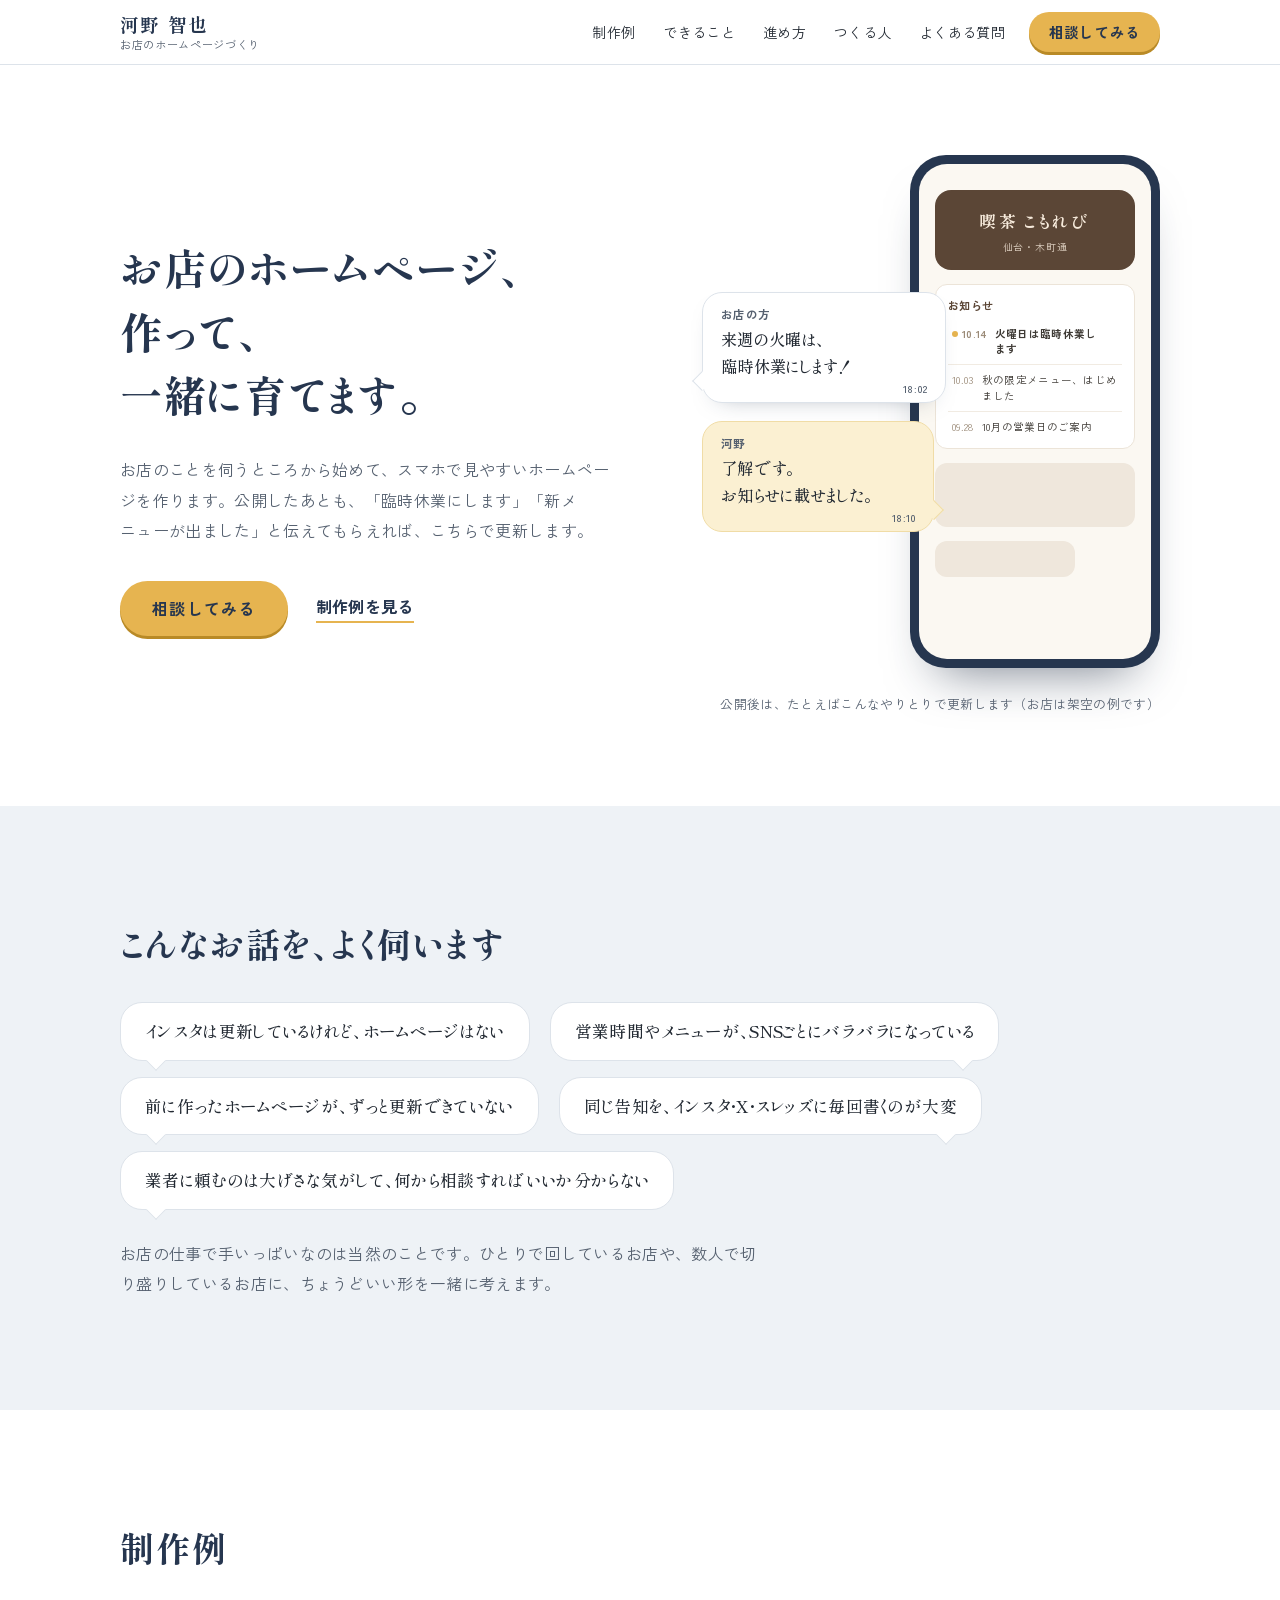
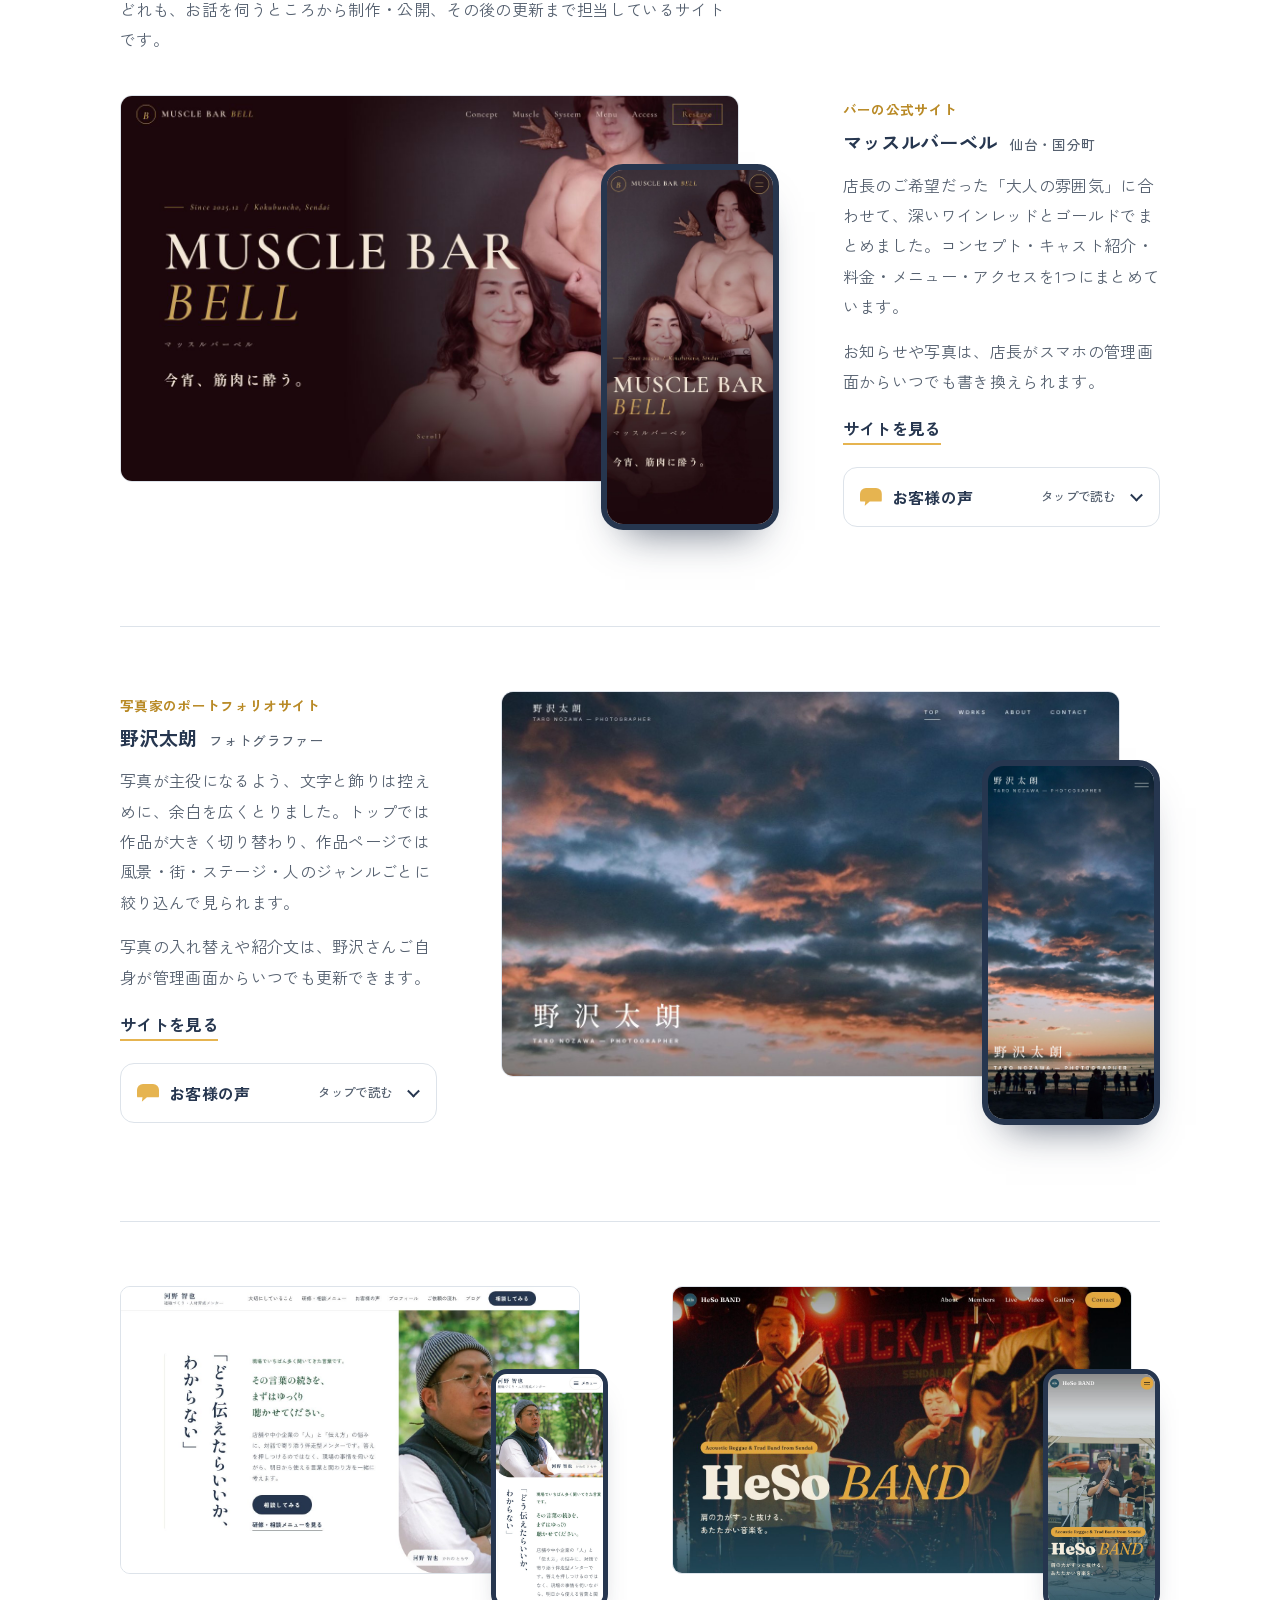
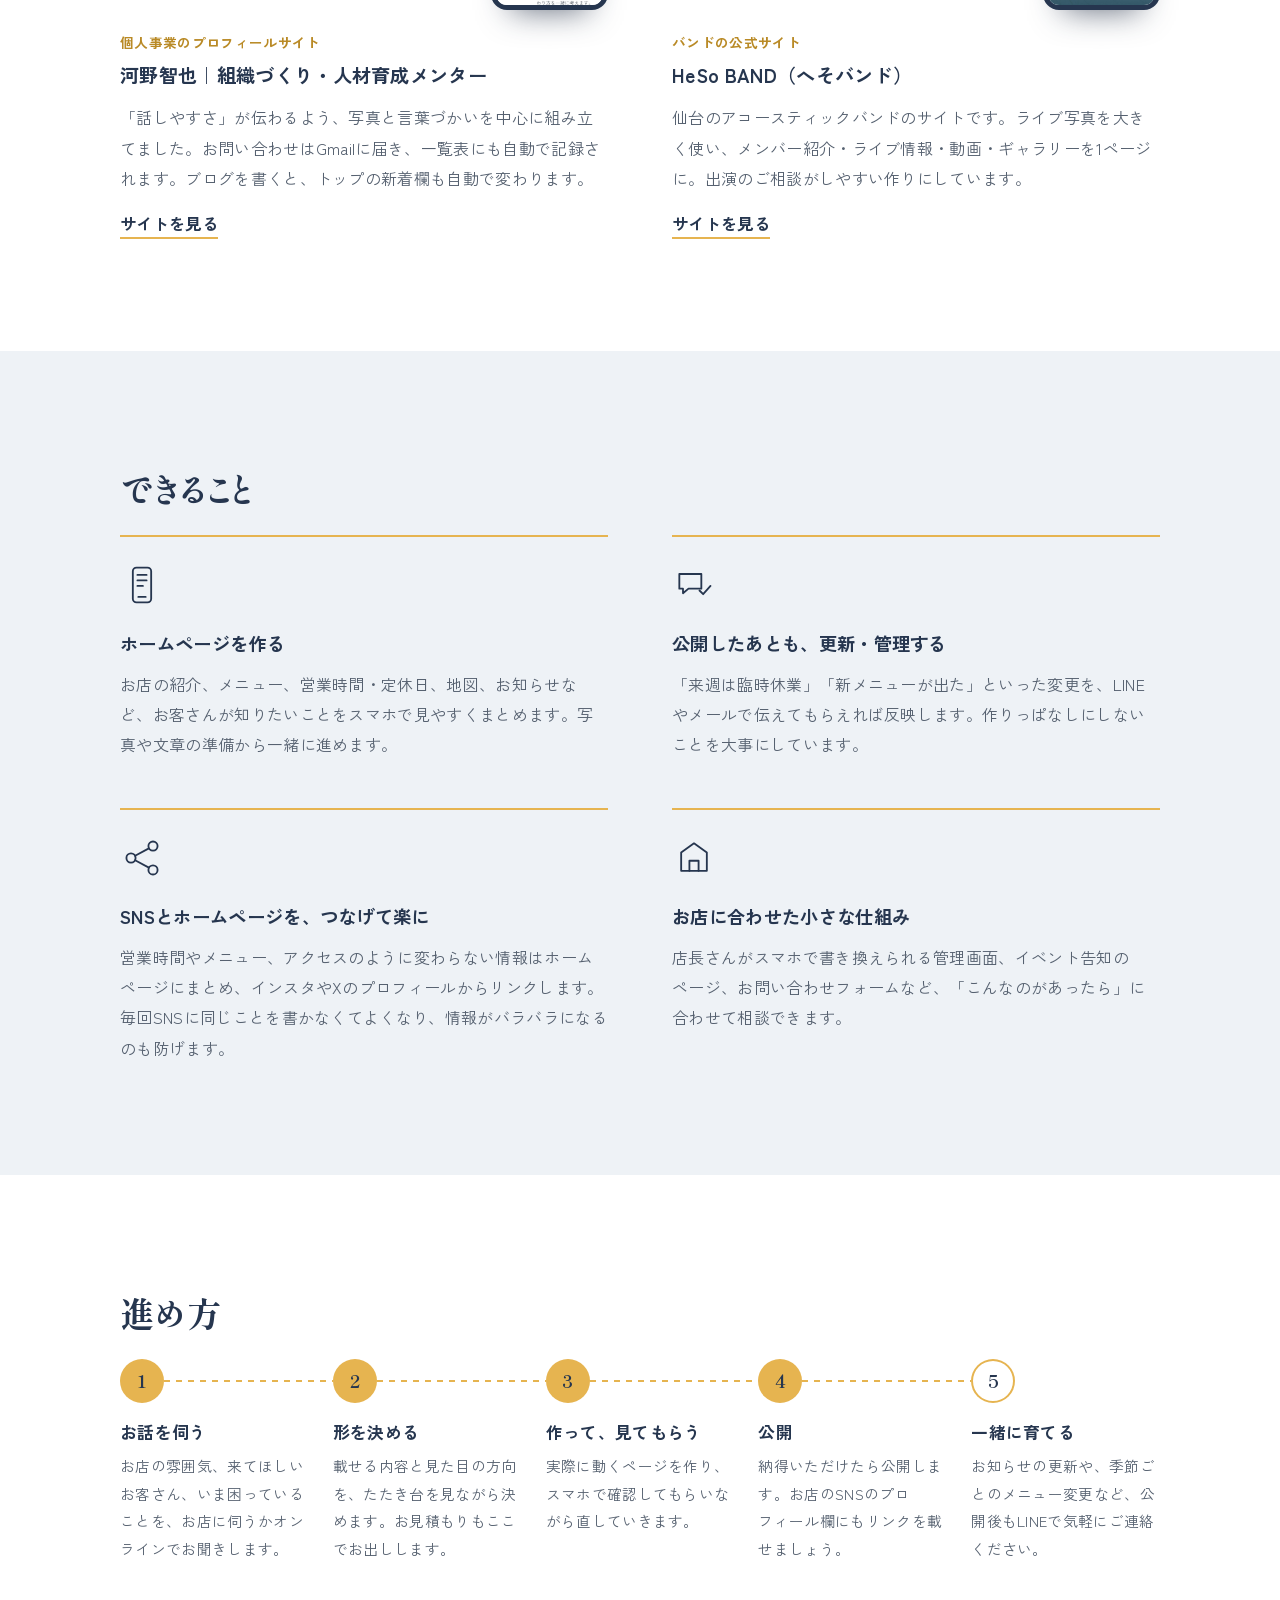
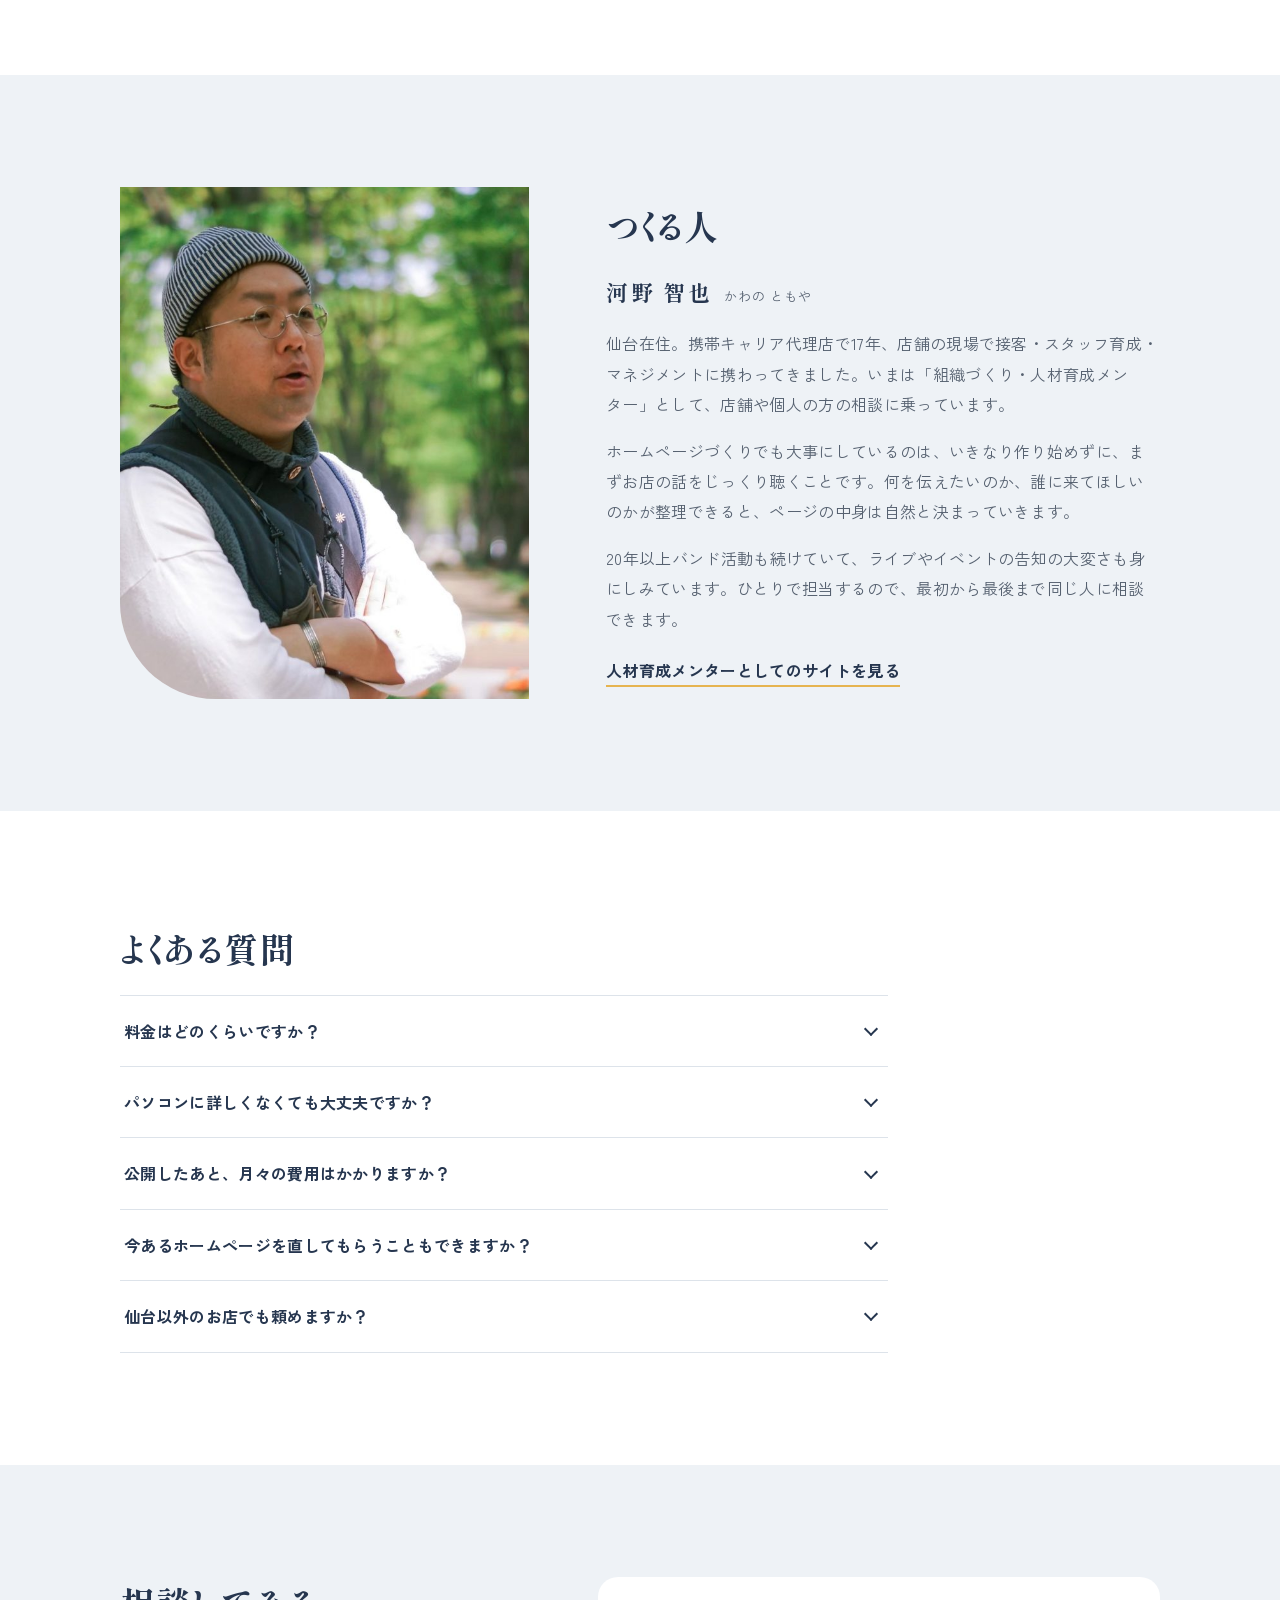
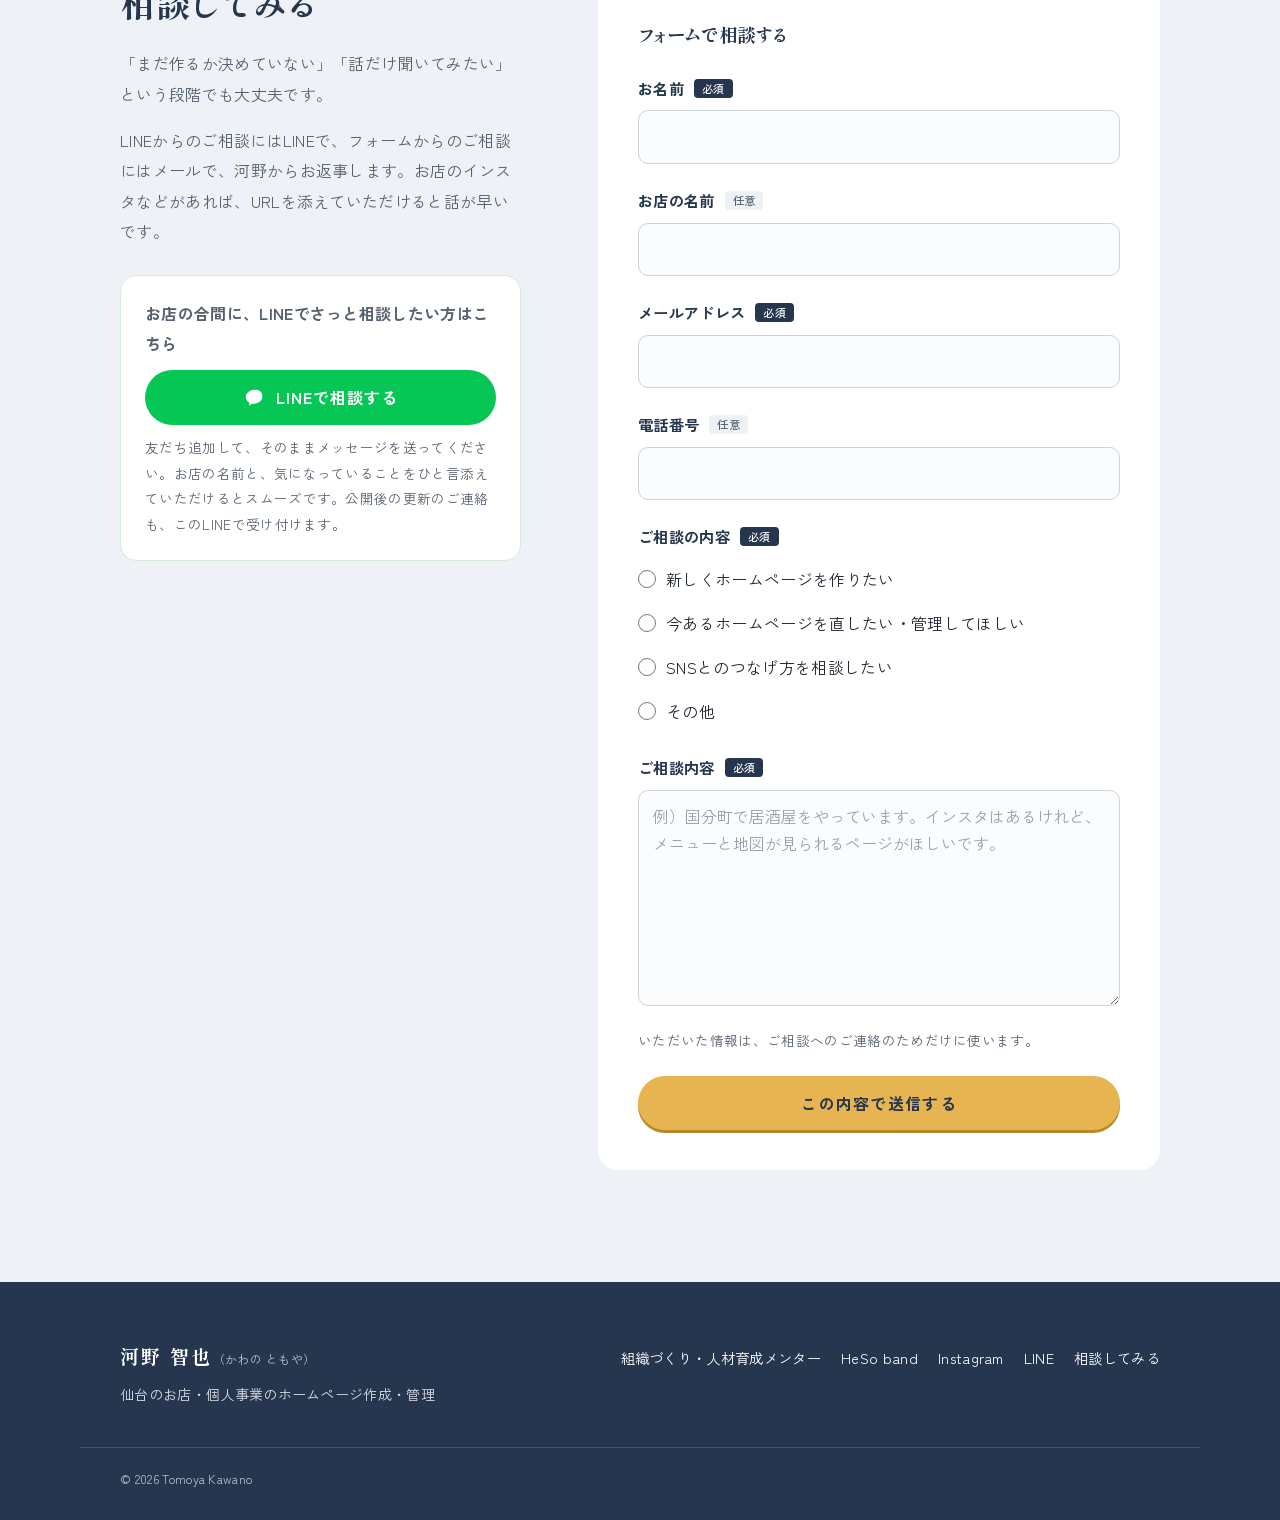
<file: index.html>
<!DOCTYPE html>
<html lang="ja">
<head>
  <meta charset="UTF-8">
  <meta name="viewport" content="width=device-width, initial-scale=1.0">
  <meta name="theme-color" content="#26364f">
  <title>河野智也｜仙台のお店・個人事業のホームページ作成・管理</title>
  <meta name="description" content="仙台のお店や個人事業のホームページを、お話を伺うところから作り、公開後の更新・管理まで一緒に続けます。変更はLINEで伝えるだけ。ホームページとSNSの情報もそろえます。組織づくり・人材育成メンターの河野智也が、ひとりで担当します。">

  <meta property="og:title" content="河野智也｜お店のホームページ、作って、一緒に育てます。">
  <meta property="og:description" content="仙台のお店・個人事業のホームページ作成と、公開後の更新・管理。変更はLINEで伝えるだけです。">
  <meta property="og:type" content="website">
  <meta property="og:url" content="https://heso710soul-ctrl.github.io/kawano-web/">
  <meta property="og:image" content="https://heso710soul-ctrl.github.io/kawano-web/image/works-training-pc.jpg">
  <meta name="twitter:card" content="summary_large_image">

  <link rel="preconnect" href="https://fonts.googleapis.com">
  <link rel="preconnect" href="https://fonts.gstatic.com" crossorigin>
  <link href="https://fonts.googleapis.com/css2?family=Shippori+Mincho+B1:wght@500;700&family=Zen+Kaku+Gothic+New:wght@400;500;700&display=swap" rel="stylesheet">
  <link rel="stylesheet" href="style.css">
  <link rel="stylesheet" href="line.css">
  <link rel="stylesheet" href="voice-card.css">
  <link rel="stylesheet" href="works-layout.css">
  <link rel="stylesheet" href="fold.css">
</head>
<body>

<a class="skip-link" href="#main">本文へ移動</a>

<header class="site-header">
  <div class="site-header__inner">
    <a class="site-name" href="./">
      <span class="site-name__main">河野 智也</span>
      <span class="site-name__sub">お店のホームページづくり</span>
    </a>
    <button class="menu-toggle" type="button" aria-expanded="false" aria-controls="site-nav">
      <span class="menu-toggle__bar" aria-hidden="true"></span>
      <span>メニュー</span>
    </button>
    <nav class="site-nav" id="site-nav" aria-label="サイト内">
      <ul>
        <li><a href="#works">制作例</a></li>
        <li><a href="#services">できること</a></li>
        <li><a href="#flow">進め方</a></li>
        <li><a href="#about">つくる人</a></li>
        <li><a href="#faq">よくある質問</a></li>
        <li class="site-nav__cta"><a class="button button--small" href="#contact">相談してみる</a></li>
      </ul>
    </nav>
  </div>
</header>

<main id="main">

  <!-- ========================================
       ファーストビュー
       左：見出し／右：「LINEで伝える → 更新される」やりとりの例
  ======================================== -->
  <section class="hero">
    <div class="hero__inner">
      <div class="hero__text">
        <h1 class="hero__title">
          <span class="hero__line">お店のホームページ、</span><span class="hero__line">作って、</span><span class="hero__line">一緒に育てます。</span>
        </h1>
        <p class="hero__lead">お店のことを伺うところから始めて、スマホで見やすいホームページを作ります。公開したあとも、「臨時休業にします」「新メニューが出ました」と伝えてもらえれば、こちらで更新します。</p>
        <div class="hero__actions">
          <a class="button" href="#contact">相談してみる</a>
          <a class="text-link" href="#works">制作例を見る</a>
        </div>
      </div>

      <figure class="exchange" aria-labelledby="exchange-caption">
        <div class="exchange__chat">
          <p class="bubble bubble--shop">
            <span class="bubble__who">お店の方</span>
            <span class="nb">来週の火曜は、</span><span class="nb">臨時休業にします！</span>
            <span class="bubble__time">18:02</span>
          </p>
          <p class="bubble bubble--me">
            <span class="bubble__who">河野</span>
            <span class="nb">了解です。</span><span class="nb">お知らせに載せました。</span>
            <span class="bubble__time">18:10</span>
          </p>
        </div>

        <div class="phone" aria-hidden="true">
          <div class="phone__screen">
            <div class="mock-shop">
              <p class="mock-shop__name">喫茶 こもれび</p>
              <p class="mock-shop__sub">仙台・木町通</p>
            </div>
            <div class="mock-news">
              <p class="mock-news__title">お知らせ</p>
              <ul>
                <li class="mock-news__new"><time>10.14</time>火曜日は臨時休業します</li>
                <li><time>10.03</time>秋の限定メニュー、はじめました</li>
                <li><time>09.28</time>10月の営業日のご案内</li>
              </ul>
            </div>
            <div class="mock-block"></div>
            <div class="mock-block mock-block--short"></div>
          </div>
        </div>

        <figcaption id="exchange-caption" class="exchange__caption">公開後は、たとえばこんなやりとりで更新します（お店は架空の例です）</figcaption>
      </figure>
    </div>
  </section>

  <!-- ========================================
       よく伺うお悩み（人材育成サイトと同じ「吹き出し」の形）
  ======================================== -->
  <section class="section section--tint" aria-labelledby="worries-title">
    <div class="section__inner">
      <h2 class="section__title" id="worries-title">こんなお話を、よく伺います</h2>
      <ul class="worries">
        <li>インスタは更新しているけれど、ホームページはない</li>
        <li>営業時間やメニューが、SNSごとにバラバラになっている</li>
        <li>前に作ったホームページが、ずっと更新できていない</li>
        <li>同じ告知を、インスタ・X・スレッズに毎回書くのが大変</li>
        <li>業者に頼むのは大げさな気がして、何から相談すればいいか分からない</li>
      </ul>
      <p class="worries__note">お店の仕事で手いっぱいなのは当然のことです。ひとりで回しているお店や、数人で切り盛りしているお店に、ちょうどいい形を一緒に考えます。</p>
    </div>
  </section>

  <!-- ========================================
       制作例（お客様のサイトを大きく左右交互に、自分のサイトを並べて）
  ======================================== -->
  <section class="section" id="works" aria-labelledby="works-title">
    <div class="section__inner">
      <h2 class="section__title" id="works-title">制作例</h2>
      <p class="section__lead">どれも、お話を伺うところから制作・公開、その後の更新まで担当しているサイトです。</p>

      <article class="feature-work">
        <a class="feature-work__shots" href="https://musclebar-bell.pages.dev/" target="_blank" rel="noopener" aria-label="マッスルバーベルのサイトを開く">
          <img class="feature-work__pc" src="image/works-musclebar-pc.jpg" alt="マッスルバーベル 公式サイトのトップページ（パソコン表示）" width="1280" height="800" loading="lazy">
          <img class="feature-work__sp" src="image/works-musclebar-sp.jpg" alt="" width="780" height="1600" loading="lazy">
        </a>
        <div class="feature-work__body">
          <p class="work-kind">バーの公式サイト</p>
          <h3 class="work-name">マッスルバーベル<span>仙台・国分町</span></h3>
          <p>店長のご希望だった「大人の雰囲気」に合わせて、深いワインレッドとゴールドでまとめました。コンセプト・キャスト紹介・料金・メニュー・アクセスを1つにまとめています。</p>
          <p>お知らせや写真は、店長がスマホの管理画面からいつでも書き換えられます。</p>
          <a class="text-link" href="https://musclebar-bell.pages.dev/" target="_blank" rel="noopener">サイトを見る</a>

          <!-- お客様の声（2026年10月 フォームでいただいた回答。掲載の同意あり） -->
          <details class="work-voice">
            <summary>お客様の声<span class="work-voice__hint">タップで読む</span></summary>
            <div class="work-voice__body">
              <dl>
                <div>
                  <dt>河野に頼もうと思った理由</dt>
                  <dd>ヘソバンドのホームページの雰囲気と、以前、河野さんの自伝を見た時に言葉の言い回しが個人的に好きで、自分のイメージに近く、作ってもらいました。</dd>
                </div>
                <div>
                  <dt>作ってみて変わったこと</dt>
                  <dd>お客様が僕らのことを見つけやすくなり、よりお店を知ってもらえるきっかけになりました。</dd>
                </div>
              </dl>
              <p class="work-voice__thanks"><span class="nb">河野さん</span><span class="nb">ありがとうございまっする</span></p>
              <p class="work-voice__who">マッスルバーベル　大友 徹也 様</p>
            </div>
          </details>
        </div>
      </article>

      <article class="feature-work feature-work--reverse">
        <a class="feature-work__shots" href="https://taro-nozawa.pages.dev/" target="_blank" rel="noopener" aria-label="フォトグラファー野沢太朗さんのサイトを開く">
          <img class="feature-work__pc" src="image/works-nozawa-pc.jpg" alt="フォトグラファー野沢太朗さんのサイトのトップページ（パソコン表示）" width="1280" height="800" loading="lazy">
          <img class="feature-work__sp" src="image/works-nozawa-sp.jpg" alt="" width="780" height="1600" loading="lazy">
        </a>
        <div class="feature-work__body">
          <p class="work-kind">写真家のポートフォリオサイト</p>
          <h3 class="work-name">野沢太朗<span>フォトグラファー</span></h3>
          <p>写真が主役になるよう、文字と飾りは控えめに、余白を広くとりました。トップでは作品が大きく切り替わり、作品ページでは風景・街・ステージ・人のジャンルごとに絞り込んで見られます。</p>
          <p>写真の入れ替えや紹介文は、野沢さんご自身が管理画面からいつでも更新できます。</p>
          <a class="text-link" href="https://taro-nozawa.pages.dev/" target="_blank" rel="noopener">サイトを見る</a>

          <!-- お客様の声（2026年10月 フォームでいただいた回答。掲載の同意あり・お名前だけで掲載） -->
          <details class="work-voice">
            <summary>お客様の声<span class="work-voice__hint">タップで読む</span></summary>
            <div class="work-voice__body">
              <dl>
                <div>
                  <dt>河野に頼もうと思った理由</dt>
                  <dd>作成実績を拝見して、自分の中の理想のHPを、一緒に作っていただけそうと思いお願いしました。</dd>
                </div>
                <div>
                  <dt>作ってみて変わったこと</dt>
                  <dd>一つの名刺代わりにできたと思います。</dd>
                </div>
              </dl>
              <p class="work-voice__who">野沢 太朗 様</p>
            </div>
          </details>
        </div>
      </article>

      <div class="works">
        <article class="work">
          <a class="work__shot work__shot--duo" href="https://heso-mentor.com/" target="_blank" rel="noopener" aria-label="河野智也 組織づくり・人材育成メンターのサイトを開く">
            <img src="image/works-mentor-pc.jpg" alt="河野智也 組織づくり・人材育成メンターのサイトのトップページ（パソコン表示）" width="1280" height="800" loading="lazy">
            <img class="work__sp" src="image/works-mentor-sp.jpg" alt="" width="780" height="1600" loading="lazy">
          </a>
          <p class="work-kind">個人事業のプロフィールサイト</p>
          <h3 class="work-name">河野智也｜組織づくり・人材育成メンター</h3>
          <p>「話しやすさ」が伝わるよう、写真と言葉づかいを中心に組み立てました。お問い合わせはGmailに届き、一覧表にも自動で記録されます。ブログを書くと、トップの新着欄も自動で変わります。</p>
          <a class="text-link" href="https://heso-mentor.com/" target="_blank" rel="noopener">サイトを見る</a>
        </article>

        <article class="work">
          <a class="work__shot work__shot--duo" href="https://heso710soul-ctrl.github.io/HeSoband/" target="_blank" rel="noopener" aria-label="HeSo BAND 公式サイトを開く">
            <img src="image/works-hesoband-pc.jpg" alt="HeSo BAND 公式サイトのトップページ（パソコン表示）" width="1280" height="800" loading="lazy">
            <img class="work__sp" src="image/works-hesoband-sp.jpg" alt="" width="780" height="1600" loading="lazy">
          </a>
          <p class="work-kind">バンドの公式サイト</p>
          <h3 class="work-name">HeSo BAND（へそバンド）</h3>
          <p>仙台のアコースティックバンドのサイトです。ライブ写真を大きく使い、メンバー紹介・ライブ情報・動画・ギャラリーを1ページに。出演のご相談がしやすい作りにしています。</p>
          <a class="text-link" href="https://heso710soul-ctrl.github.io/HeSoband/" target="_blank" rel="noopener">サイトを見る</a>
        </article>
      </div>
    </div>
  </section>

  <!-- ========================================
       できること
  ======================================== -->
  <section class="section section--tint" id="services" data-fold aria-labelledby="services-title">
    <div class="section__inner">
      <h2 class="section__title" id="services-title">できること</h2>

      <div class="services">
        <article class="service">
          <svg class="service__icon" viewBox="0 0 48 48" aria-hidden="true"><rect x="14" y="5" width="20" height="38" rx="4" /><path d="M20 37h8" /><path d="M19 13h10M19 19h10M19 25h6" /></svg>
          <h3>ホームページを作る</h3>
          <p>お店の紹介、メニュー、営業時間・定休日、地図、お知らせなど、お客さんが知りたいことをスマホで見やすくまとめます。写真や文章の準備から一緒に進めます。</p>
        </article>
        <article class="service">
          <svg class="service__icon" viewBox="0 0 48 48" aria-hidden="true"><path d="M8 12h24v16H18l-6 5v-5H8z" /><path d="M30 30l4 4 8-9" /></svg>
          <h3>公開したあとも、更新・管理する</h3>
          <p>「来週は臨時休業」「新メニューが出た」といった変更を、LINEやメールで伝えてもらえれば反映します。作りっぱなしにしないことを大事にしています。</p>
        </article>
        <article class="service">
          <svg class="service__icon" viewBox="0 0 48 48" aria-hidden="true"><circle cx="12" cy="24" r="5" /><circle cx="36" cy="11" r="5" /><circle cx="36" cy="37" r="5" /><path d="M16.5 21.5l15-8M16.5 26.5l15 8" /></svg>
          <h3>SNSとホームページを、つなげて楽に</h3>
          <p>営業時間やメニュー、アクセスのように変わらない情報はホームページにまとめ、インスタやXのプロフィールからリンクします。毎回SNSに同じことを書かなくてよくなり、情報がバラバラになるのも防げます。</p>
        </article>
        <article class="service">
          <svg class="service__icon" viewBox="0 0 48 48" aria-hidden="true"><path d="M10 38V18l14-10 14 10v20z" /><path d="M19 38V27h10v11" /></svg>
          <h3>お店に合わせた小さな仕組み</h3>
          <p>店長さんがスマホで書き換えられる管理画面、イベント告知のページ、お問い合わせフォームなど、「こんなのがあったら」に合わせて相談できます。</p>
        </article>
      </div>
    </div>
  </section>

  <!-- ========================================
       進め方（順番がある内容なので番号つき）
  ======================================== -->
  <section class="section" id="flow" data-fold aria-labelledby="flow-title">
    <div class="section__inner">
      <h2 class="section__title" id="flow-title">進め方</h2>
      <ol class="flow">
        <li>
          <h3>お話を伺う</h3>
          <p>お店の雰囲気、来てほしいお客さん、いま困っていることを、お店に伺うかオンラインでお聞きします。</p>
        </li>
        <li>
          <h3>形を決める</h3>
          <p>載せる内容と見た目の方向を、たたき台を見ながら決めます。お見積もりもここでお出しします。</p>
        </li>
        <li>
          <h3>作って、見てもらう</h3>
          <p>実際に動くページを作り、スマホで確認してもらいながら直していきます。</p>
        </li>
        <li>
          <h3>公開</h3>
          <p>納得いただけたら公開します。お店のSNSのプロフィール欄にもリンクを載せましょう。</p>
        </li>
        <li>
          <h3>一緒に育てる</h3>
          <p>お知らせの更新や、季節ごとのメニュー変更など、公開後もLINEで気軽にご連絡ください。</p>
        </li>
      </ol>
    </div>
  </section>

  <!-- ========================================
       つくる人
  ======================================== -->
  <section class="section section--tint" id="about" data-fold aria-labelledby="about-title">
    <div class="section__inner about">
      <img class="about__photo" src="image/profile.jpg" alt="河野智也" width="1200" height="803">
      <div class="about__body">
        <h2 class="section__title" id="about-title">つくる人</h2>
        <p class="about__name">河野 智也<span>かわの ともや</span></p>
        <p>仙台在住。携帯キャリア代理店で17年、店舗の現場で接客・スタッフ育成・マネジメントに携わってきました。いまは「組織づくり・人材育成メンター」として、店舗や個人の方の相談に乗っています。</p>
        <p>ホームページづくりでも大事にしているのは、いきなり作り始めずに、まずお店の話をじっくり聴くことです。何を伝えたいのか、誰に来てほしいのかが整理できると、ページの中身は自然と決まっていきます。</p>
        <p>20年以上バンド活動も続けていて、ライブやイベントの告知の大変さも身にしみています。ひとりで担当するので、最初から最後まで同じ人に相談できます。</p>
        <a class="text-link" href="https://heso-mentor.com/" target="_blank" rel="noopener">人材育成メンターとしてのサイトを見る</a>
      </div>
    </div>
  </section>

  <!-- ========================================
       よくある質問
  ======================================== -->
  <section class="section" id="faq" aria-labelledby="faq-title">
    <div class="section__inner">
      <h2 class="section__title" id="faq-title">よくある質問</h2>
      <div class="faq">
        <details>
          <summary>料金はどのくらいですか？</summary>
          <p>載せる内容やページの数、公開後の更新の頻度によって変わるため、お話を伺ったうえでお見積もりします。ご予算に合わせて、できる範囲から始めることもできます。</p>
        </details>
        <details>
          <summary>パソコンに詳しくなくても大丈夫ですか？</summary>
          <p>大丈夫です。写真と、伝えたいことを話していただければ、文章の整理からこちらで進めます。更新したいことも、LINEやメールで伝えていただくだけで構いません。</p>
        </details>
        <details>
          <summary>公開したあと、月々の費用はかかりますか？</summary>
          <p>公開後の更新・管理をどのくらいお任せいただくか、お店専用のアドレス（独自ドメイン）を使うかどうかなどで変わります。作るときの費用とあわせて、ご予算に合わせた形をご提案します。</p>
        </details>
        <details>
          <summary>今あるホームページを直してもらうこともできますか？</summary>
          <p>できます。いまのホームページを拝見して、直す・作り直すなど、合う方法をご提案します。</p>
        </details>
        <details>
          <summary>仙台以外のお店でも頼めますか？</summary>
          <p>お話はオンラインでも伺えるので、まずはご相談ください。お店に伺えるのは仙台近郊が中心です。</p>
        </details>
      </div>
    </div>
  </section>

  <!-- ========================================
       相談してみる（LINEを先に、フォームはその次）
  ======================================== -->
  <section class="section section--tint contact" id="contact" aria-labelledby="contact-title">
    <div class="section__inner contact__inner">
      <div class="contact__intro">
        <h2 class="section__title" id="contact-title">相談してみる</h2>
        <p>「まだ作るか決めていない」「話だけ聞いてみたい」という段階でも大丈夫です。</p>
        <p>LINEからのご相談にはLINEで、フォームからのご相談にはメールで、河野からお返事します。お店のインスタなどがあれば、URLを添えていただけると話が早いです。</p>
        <div class="line-cta">
          <p class="line-cta__lead">お店の合間に、LINEでさっと相談したい方はこちら</p>
          <a class="line-button" href="https://lin.ee/wXafRrM" target="_blank" rel="noopener"><svg viewBox="0 0 24 24" aria-hidden="true"><path d="M12 3C6.48 3 2 6.58 2 11c0 2.62 1.58 4.94 4.02 6.4-.17.86-.6 2.3-.7 2.62-.12.4.15.4.31.29.13-.09 2.03-1.35 3.03-2.03.43.06.88.09 1.34.09 5.52 0 10-3.58 10-8.01S17.52 3 12 3z"/></svg>LINEで相談する</a>
          <p class="line-cta__note">友だち追加して、そのままメッセージを送ってください。お店の名前と、気になっていることをひと言添えていただけるとスムーズです。公開後の更新のご連絡も、このLINEで受け付けます。</p>
        </div>
      </div>

      <form class="contact-form" id="contact-form" data-endpoint="https://script.google.com/macros/s/AKfycbyguW6hLjmvPAWn8r3JudXL5r5Kdxzgpg0Vm8V5GaCOGXXpcHTugNtP19MgjFTPXqfD/exec" novalidate>
        <p class="contact-form__title">フォームで相談する</p>
        <div class="field">
          <label for="cf-name">お名前<span class="req">必須</span></label>
          <input id="cf-name" name="name" type="text" autocomplete="name" required>
        </div>
        <div class="field">
          <label for="cf-org">お店の名前<span class="opt">任意</span></label>
          <input id="cf-org" name="organization" type="text" autocomplete="organization">
        </div>
        <div class="field">
          <label for="cf-email">メールアドレス<span class="req">必須</span></label>
          <input id="cf-email" name="email" type="email" autocomplete="email" inputmode="email" required>
        </div>
        <div class="field">
          <label for="cf-tel">電話番号<span class="opt">任意</span></label>
          <input id="cf-tel" name="tel" type="tel" autocomplete="tel" inputmode="tel">
        </div>
        <fieldset class="field field--choices">
          <legend>ご相談の内容<span class="req">必須</span></legend>
          <label class="choice"><input type="radio" name="topic" value="HP：新しく作りたい" required> 新しくホームページを作りたい</label>
          <label class="choice"><input type="radio" name="topic" value="HP：今のサイトの更新・管理"> 今あるホームページを直したい・管理してほしい</label>
          <label class="choice"><input type="radio" name="topic" value="HP：SNSとのつなげ方について"> SNSとのつなげ方を相談したい</label>
          <label class="choice"><input type="radio" name="topic" value="HP：その他"> その他</label>
        </fieldset>
        <div class="field">
          <label for="cf-message">ご相談内容<span class="req">必須</span></label>
          <textarea id="cf-message" name="message" rows="7" required placeholder="例）国分町で居酒屋をやっています。インスタはあるけれど、メニューと地図が見られるページがほしいです。"></textarea>
        </div>
        <div class="hp" aria-hidden="true">
          <label for="cf-website">ウェブサイト</label>
          <input id="cf-website" name="website" type="text" tabindex="-1" autocomplete="off">
        </div>
        <p class="contact-form__privacy">いただいた情報は、ご相談へのご連絡のためだけに使います。</p>
        <button class="button contact-form__submit" type="submit">この内容で送信する</button>
        <p class="contact-form__status" role="status" aria-live="polite"></p>
      </form>
    </div>
  </section>

</main>

<footer class="site-footer">
  <div class="site-footer__inner">
    <div>
      <p class="site-footer__name">河野 智也<span>（かわの ともや）</span></p>
      <p>仙台のお店・個人事業のホームページ作成・管理</p>
    </div>
    <ul class="site-footer__links">
      <li><a href="https://heso-mentor.com/" target="_blank" rel="noopener">組織づくり・人材育成メンター</a></li>
      <li><a href="https://heso710soul-ctrl.github.io/HeSoband/" target="_blank" rel="noopener">HeSo band</a></li>
      <li><a href="https://www.instagram.com/heso710/" target="_blank" rel="noopener">Instagram</a></li>
      <li><a href="https://lin.ee/wXafRrM" target="_blank" rel="noopener">LINE</a></li>
      <li><a href="#contact">相談してみる</a></li>
    </ul>
  </div>
  <p class="site-footer__copy">&copy; 2026 Tomoya Kawano</p>
</footer>

<script src="script.js"></script>
<script src="fold.js"></script>
</body>
</html>
</file>
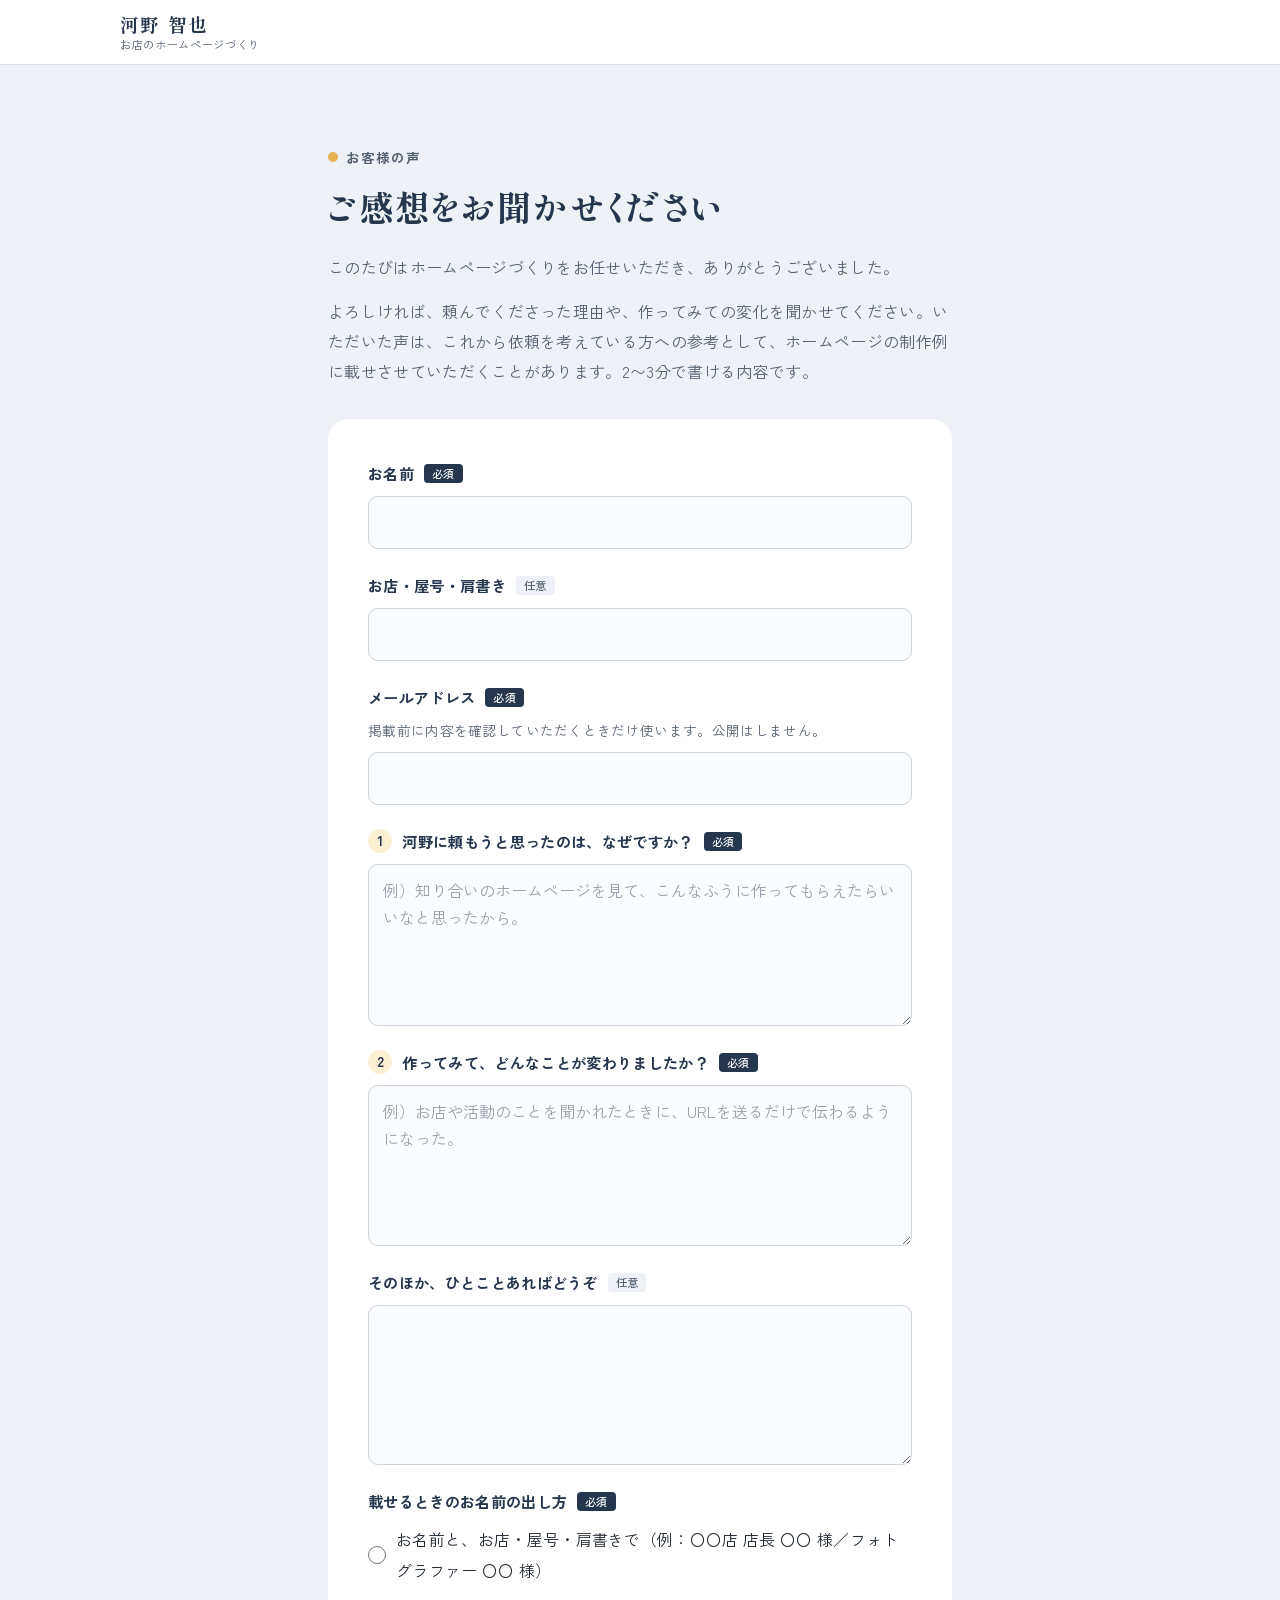
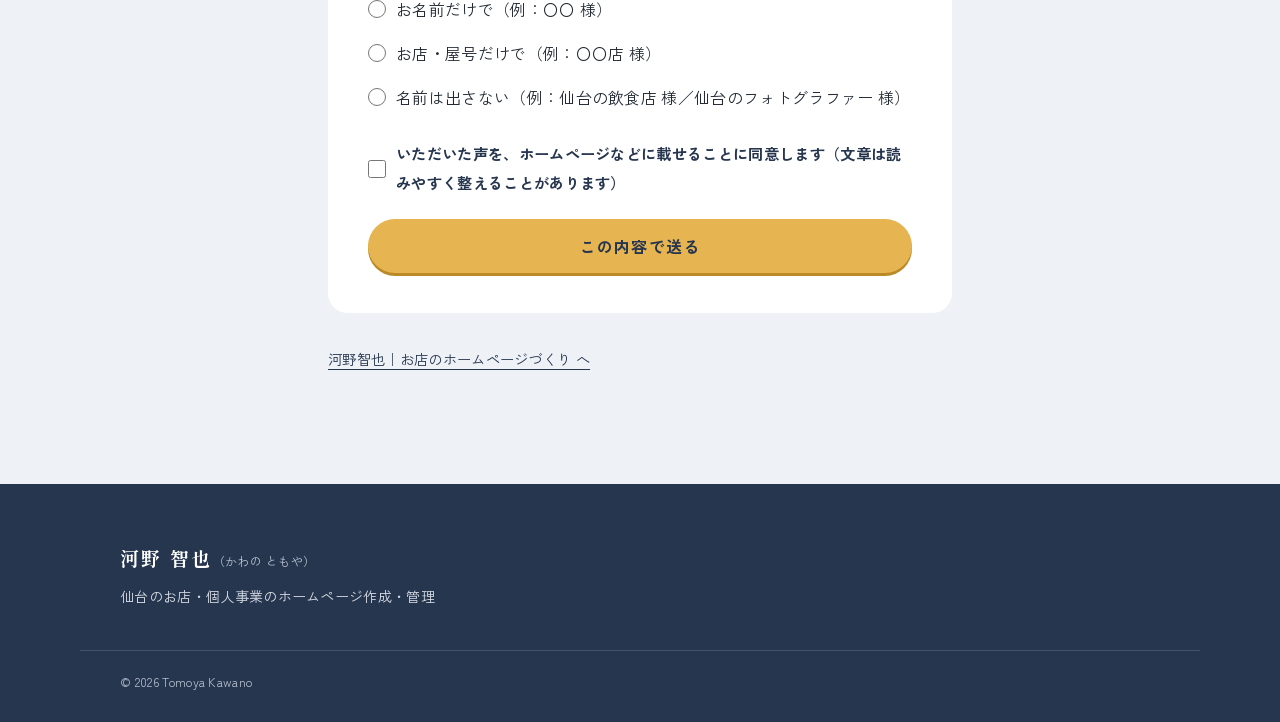
<file: voice.html>
<!DOCTYPE html>
<html lang="ja">
<head>
  <meta charset="UTF-8">
  <meta name="viewport" content="width=device-width, initial-scale=1.0">
  <meta name="theme-color" content="#26364f">
  <!-- リンクを送った方だけが開くページなので、検索結果には出さない -->
  <meta name="robots" content="noindex, nofollow">
  <title>ご感想をお聞かせください｜河野智也 お店のホームページづくり</title>

  <link rel="preconnect" href="https://fonts.googleapis.com">
  <link rel="preconnect" href="https://fonts.gstatic.com" crossorigin>
  <link href="https://fonts.googleapis.com/css2?family=Shippori+Mincho+B1:wght@700&family=Zen+Kaku+Gothic+New:wght@400;500;700&display=swap" rel="stylesheet">
  <link rel="stylesheet" href="style.css">
  <style>
    /* このページだけの調整（色や部品は style.css をそのまま使っています） */
    .voice { padding-top: clamp(40px, 7vw, 80px); }
    .voice__inner { max-width: 44rem; }
    .voice__eyebrow { font-size: 0.85rem; font-weight: 700; letter-spacing: 0.08em; color: var(--ink-soft); margin-bottom: 10px; }
    .voice__eyebrow::before { content: ""; display: inline-block; width: 10px; height: 10px; border-radius: 50%; background: var(--mustard); margin-right: 8px; vertical-align: 1px; }
    .voice__intro { color: var(--ink-soft); margin-bottom: 32px; }
    .voice__intro p + p { margin-top: 0.8em; }
    .voice__shop { color: var(--navy); font-weight: 700; }
    .q-num { display: inline-flex; align-items: center; justify-content: center; flex: none; width: 1.8em; height: 1.8em; border-radius: 50%; background: var(--mustard-soft); color: var(--navy); font-size: 0.85rem; }
    .field__hint { font-size: 0.85rem; color: var(--ink-soft); margin-top: -2px; }
    .consent { display: flex; gap: 10px; align-items: flex-start; font-size: 0.95rem; cursor: pointer; }
    .consent input { flex: none; width: 18px; height: 18px; margin-top: 3px; accent-color: var(--navy); }
    .field label .req, .field label .opt { white-space: nowrap; flex: none; }
    .voice__back { margin-top: 32px; font-size: 0.9rem; }
    .voice__back a { color: var(--navy); }
  </style>
</head>
<body>

<header class="site-header">
  <div class="site-header__inner">
    <a class="site-name" href="./">
      <span class="site-name__main">河野 智也</span>
      <span class="site-name__sub">お店のホームページづくり</span>
    </a>
  </div>
</header>

<main id="main">
  <section class="section section--tint voice" aria-labelledby="voice-title">
    <div class="section__inner voice__inner">
      <p class="voice__eyebrow">お客様の声</p>
      <h1 class="section__title" id="voice-title">ご感想をお聞かせください</h1>
      <div class="voice__intro">
        <p><span class="voice__shop" id="voice-greeting" hidden></span>このたびはホームページづくりをお任せいただき、ありがとうございました。</p>
        <p>よろしければ、頼んでくださった理由や、作ってみての変化を聞かせてください。いただいた声は、これから依頼を考えている方への参考として、ホームページの制作例に載せさせていただくことがあります。2〜3分で書ける内容です。</p>
      </div>

      <form class="contact-form" id="voice-form" data-endpoint="https://script.google.com/macros/s/AKfycbyguW6hLjmvPAWn8r3JudXL5r5Kdxzgpg0Vm8V5GaCOGXXpcHTugNtP19MgjFTPXqfD/exec" novalidate>
        <div class="field">
          <label for="vf-name">お名前<span class="req">必須</span></label>
          <input id="vf-name" name="name" type="text" autocomplete="name" required>
        </div>
        <div class="field">
          <label for="vf-org">お店・屋号・肩書き<span class="opt">任意</span></label>
          <input id="vf-org" name="organization" type="text" autocomplete="organization">
        </div>
        <div class="field">
          <label for="vf-email">メールアドレス<span class="req">必須</span></label>
          <p class="field__hint">掲載前に内容を確認していただくときだけ使います。公開はしません。</p>
          <input id="vf-email" name="email" type="email" autocomplete="email" inputmode="email" required>
        </div>

        <div class="field">
          <label for="vf-why"><span class="q-num">1</span>河野に頼もうと思ったのは、なぜですか？<span class="req">必須</span></label>
          <textarea id="vf-why" name="why" rows="5" required placeholder="例）知り合いのホームページを見て、こんなふうに作ってもらえたらいいなと思ったから。"></textarea>
        </div>
        <div class="field">
          <label for="vf-change"><span class="q-num">2</span>作ってみて、どんなことが変わりましたか？<span class="req">必須</span></label>
          <textarea id="vf-change" name="change" rows="5" required placeholder="例）お店や活動のことを聞かれたときに、URLを送るだけで伝わるようになった。"></textarea>
        </div>
        <div class="field">
          <label for="vf-extra">そのほか、ひとことあればどうぞ<span class="opt">任意</span></label>
          <textarea id="vf-extra" name="extra" rows="3"></textarea>
        </div>

        <fieldset class="field field--choices">
          <legend>載せるときのお名前の出し方<span class="req">必須</span></legend>
          <label class="choice"><input type="radio" name="display" value="お名前と、お店・屋号・肩書きで" required> お名前と、お店・屋号・肩書きで（例：〇〇店 店長 〇〇 様／フォトグラファー 〇〇 様）</label>
          <label class="choice"><input type="radio" name="display" value="お名前だけで"> お名前だけで（例：〇〇 様）</label>
          <label class="choice"><input type="radio" name="display" value="お店・屋号だけで"> お店・屋号だけで（例：〇〇店 様）</label>
          <label class="choice"><input type="radio" name="display" value="名前は出さない"> 名前は出さない（例：仙台の飲食店 様／仙台のフォトグラファー 様）</label>
        </fieldset>

        <div class="field">
          <label class="consent"><input type="checkbox" name="consent" value="掲載OK" id="vf-consent"> いただいた声を、ホームページなどに載せることに同意します（文章は読みやすく整えることがあります）</label>
        </div>

        <div class="hp" aria-hidden="true">
          <label for="vf-website">ウェブサイト</label>
          <input id="vf-website" name="website" type="text" tabindex="-1" autocomplete="off">
        </div>

        <button class="button contact-form__submit" type="submit">この内容で送る</button>
        <p class="contact-form__status" role="status" aria-live="polite"></p>
      </form>

      <p class="voice__back"><a href="./">河野智也｜お店のホームページづくり へ</a></p>
    </div>
  </section>
</main>

<footer class="site-footer">
  <div class="site-footer__inner">
    <div>
      <p class="site-footer__name">河野 智也<span>（かわの ともや）</span></p>
      <p>仙台のお店・個人事業のホームページ作成・管理</p>
    </div>
  </div>
  <p class="site-footer__copy">&copy; 2026 Tomoya Kawano</p>
</footer>

<script>
/* ============================================================
   お客様の声フォーム
   送り先はトップページのお問い合わせと同じ Google Apps Script です
   （スクリプトの修正は不要）。同じGmail・記録シートに届き、
   「ご相談の種類」が「お客様の声」になるので見分けられます。

   URLの最後に ?shop=お店の名前 をつけて送ると、
   あいさつと「お店・屋号・肩書き」欄に最初から入った状態で開きます。
   例）voice.html?shop=マッスルバーベル
   お店ではなく個人の方には ?name=お名前 をつけて送ると、
   あいさつと「お名前」欄に最初から入った状態で開きます。
   肩書きも入れたいときは &shop= を足します。
   例）voice.html?name=野沢太朗&shop=フォトグラファー
   ============================================================ */
(function () {
  const form = document.getElementById('voice-form');
  if (!form) return;

  // ?name= / ?shop= があれば、あいさつと入力欄に反映（あいさつは ?name= を優先）
  const params = new URLSearchParams(location.search);
  const person = (params.get('name') || '').trim().slice(0, 40);
  const shop = (params.get('shop') || '').trim().slice(0, 60);
  if (person) form.elements.name.value = person;
  if (shop) form.elements.organization.value = shop;
  if (person || shop) {
    const greet = document.getElementById('voice-greeting');
    greet.textContent = (person || shop) + ' 様、';
    greet.hidden = false;
  }

  const endpoint = (form.dataset.endpoint || '').trim();
  const status = form.querySelector('.contact-form__status');
  const submit = form.querySelector('.contact-form__submit');

  function clearErrors() {
    form.querySelectorAll('.field-error').forEach((el) => el.remove());
    form.querySelectorAll('.has-error').forEach((el) => el.classList.remove('has-error'));
    form.querySelectorAll('[aria-invalid]').forEach((el) => el.removeAttribute('aria-invalid'));
  }

  function showError(field, text) {
    const wrap = field.closest('.field');
    wrap.classList.add('has-error');
    const p = document.createElement('p');
    p.className = 'field-error';
    p.id = (field.id || field.name) + '-error';
    p.textContent = text;
    wrap.appendChild(p);
    field.setAttribute('aria-invalid', 'true');
    field.setAttribute('aria-describedby', p.id);
  }

  function validate() {
    clearErrors();
    const el = form.elements;
    const errors = [];
    if (!el.name.value.trim()) errors.push([el.name, 'お名前を入力してください。']);
    if (!el.email.value.trim()) errors.push([el.email, 'メールアドレスを入力してください。']);
    else if (!/^[^\s@]+@[^\s@]+\.[^\s@]+$/.test(el.email.value.trim())) errors.push([el.email, 'メールアドレスの形式をご確認ください（例：name@example.com）。']);
    if (!el.why.value.trim()) errors.push([el.why, 'ひとことでも大丈夫なので、書いていただけるとうれしいです。']);
    if (!el.change.value.trim()) errors.push([el.change, 'ひとことでも大丈夫なので、書いていただけるとうれしいです。']);
    if (!form.querySelector('input[name="display"]:checked')) errors.push([form.querySelector('input[name="display"]'), 'お名前の出し方を選んでください。']);
    errors.forEach(([f, t]) => showError(f, t));
    if (errors.length) errors[0][0].focus();
    return errors.length === 0;
  }

  function setStatus(text, isError) {
    status.textContent = text;
    status.classList.toggle('is-error', !!isError);
  }

  form.addEventListener('submit', async (e) => {
    e.preventDefault();
    if (!validate()) return;

    const el = form.elements;
    const display = form.querySelector('input[name="display"]:checked').value;
    const consent = el.consent.checked ? '同意あり' : '同意なし（掲載前に確認が必要）';

    // 受け口のスクリプトに合わせて、回答を「ご相談内容」1つにまとめて送る
    const message = [
      '【1】河野に頼もうと思った理由',
      el.why.value.trim(),
      '',
      '【2】作ってみて変わったこと',
      el.change.value.trim(),
      '',
      '【ひとこと】',
      el.extra.value.trim() || '（なし）',
      '',
      '【載せるときのお名前】' + display,
      '【掲載への同意】' + consent
    ].join('\n');

    const data = new URLSearchParams();
    data.append('name', el.name.value.trim());
    data.append('organization', el.organization.value.trim());
    data.append('email', el.email.value.trim());
    data.append('tel', '');
    data.append('topic', 'お客様の声');
    data.append('message', message);
    data.append('website', el.website.value);
    data.append('page', location.href);

    submit.disabled = true;
    const label = submit.textContent;
    submit.textContent = '送っています…';
    setStatus('', false);

    try {
      const res = await fetch(endpoint, { method: 'POST', body: data });
      let result = null;
      try { result = await res.json(); } catch (_) {}
      if (!res.ok || (result && result.ok === false)) throw new Error((result && result.error) || 'send failed');

      const done = document.createElement('div');
      done.className = 'contact-done';
      done.setAttribute('tabindex', '-1');
      done.innerHTML =
        '<h3>ありがとうございます！</h3>' +
        '<p></p>' +
        '<p>いただいた声は、大切に使わせていただきます。載せる前に、必要に応じてメールで確認のご連絡をします。これからも、ホームページを一緒に育てていけたらうれしいです。</p>';
      done.querySelector('p').textContent = el.name.value.trim() + ' 様、ご感想を受け取りました。';
      form.replaceChildren(done);
      done.focus();
    } catch (err) {
      submit.disabled = false;
      submit.textContent = label;
      setStatus('送れませんでした。通信状況をご確認のうえ、もう一度お試しください。うまくいかない場合は、LINEでお知らせください。', true);
    }
  });
})();
</script>
</body>
</html>
</file>
<file: style.css>
/* ============================================================
   河野智也｜お店のホームページづくり
   ------------------------------------------------------------
   人材育成メンターのサイトと「兄弟」に見えるように、
   ・ネイビー #26364f と、しっぽり明朝＋Zen角ゴシックの組み合わせ
   ・「声（吹き出し）」から始まる構成
   を共通にしています。
   こちらは、メンターサイトで木漏れ日に使っている「からし色」を主役にして、
   お店向けに少し明るく、親しみやすくしています。

   色を変えたいときは :root だけ触れば全体に反映されます。
   （voice.html もこの色と部品を使っています）
   ============================================================ */

:root {
  /* 色 */
  --paper: #ffffff;
  --tint: #eef2f6;          /* 藍白：交互に敷く面 */
  --navy: #26364f;          /* 両サイト共通のネイビー（見出し・文字・フッター） */
  --navy-deep: #1c2940;
  --mustard: #e6b450;       /* からし色：ボタン・印・新着の目印 */
  --mustard-deep: #b98a26;  /* からし色の影・小さな文字用 */
  --mustard-soft: #fbf0d2;
  --ink: #232a33;
  --ink-soft: #566170;
  --line: #dde3ea;

  /* 文字 */
  --font-body: "Zen Kaku Gothic New", "Hiragino Kaku Gothic ProN", "Yu Gothic", "Meiryo", sans-serif;
  --font-head: "Shippori Mincho B1", "Hiragino Mincho ProN", "Yu Mincho", serif;

  /* 余白・幅 */
  --gutter: clamp(16px, 4vw, 40px);
  --wide: 1120px;
  --read: 40rem;
  --header-h: 64px;
}

/* ------------------------------------------------------------
   基本
------------------------------------------------------------ */
*, *::before, *::after { box-sizing: border-box; }
* { margin: 0; padding: 0; }

html {
  scroll-behavior: smooth;
  scroll-padding-top: calc(var(--header-h) + 12px);
  -webkit-text-size-adjust: 100%;
}

body {
  font-family: var(--font-body);
  font-size: 1rem;
  line-height: 1.9;
  color: var(--ink);
  background: var(--paper);
  letter-spacing: 0.02em;
  font-feature-settings: "palt" 1;
  overflow-wrap: anywhere;
  line-break: strict;
}

h1, h2, h3, p, li { text-wrap: pretty; }
img { max-width: 100%; height: auto; display: block; }
ul, ol { list-style: none; }
a { color: var(--navy); text-underline-offset: 0.25em; }

:focus-visible { outline: 3px solid var(--mustard); outline-offset: 3px; border-radius: 4px; }

.skip-link { position: absolute; left: 12px; top: -60px; z-index: 100; background: var(--navy); color: #fff; padding: 8px 16px; border-radius: 8px; }
.skip-link:focus { top: 12px; color: #fff; }

.nb { display: inline-block; }

/* ボタン：からし色に、ネイビーの文字。押すと少し沈む */
.button {
  display: inline-flex;
  align-items: center;
  justify-content: center;
  min-height: 52px;
  padding: 12px 32px;
  border: 0;
  border-radius: 999px;
  background: var(--mustard);
  color: var(--navy);
  font: inherit;
  font-weight: 700;
  letter-spacing: 0.08em;
  text-decoration: none;
  cursor: pointer;
  box-shadow: 0 3px 0 var(--mustard-deep);
  transition: transform 0.15s, box-shadow 0.15s;
}
.button:hover { transform: translateY(1px); box-shadow: 0 2px 0 var(--mustard-deep); color: var(--navy); }
.button:active { transform: translateY(3px); box-shadow: none; }
.button--small { min-height: 40px; padding: 6px 20px; font-size: 0.9rem; }

.text-link {
  display: inline-block;
  color: var(--navy);
  font-weight: 700;
  text-decoration: none;
  border-bottom: 2px solid var(--mustard);
  padding-bottom: 1px;
  line-height: 1.6;
}
.text-link:hover { background: var(--mustard-soft); }

/* ------------------------------------------------------------
   ヘッダー（メンターサイトと同じ形）
------------------------------------------------------------ */
.site-header {
  position: sticky;
  top: 0;
  z-index: 50;
  background: rgba(255, 255, 255, 0.95);
  backdrop-filter: blur(8px);
  -webkit-backdrop-filter: blur(8px);
  border-bottom: 1px solid var(--line);
}
.site-header__inner {
  max-width: var(--wide);
  margin: 0 auto;
  padding: 0 var(--gutter);
  min-height: var(--header-h);
  display: flex;
  align-items: center;
  justify-content: space-between;
  gap: 24px;
}
.site-name { display: flex; flex-direction: column; text-decoration: none; color: var(--navy); line-height: 1.3; }
.site-name:hover { color: var(--navy); }
.site-name__main { font-family: var(--font-head); font-weight: 700; font-size: 1.15rem; letter-spacing: 0.12em; }
.site-name__sub { font-size: 0.7rem; color: var(--ink-soft); letter-spacing: 0.06em; }

.site-nav ul { display: flex; align-items: center; gap: 4px; }
.site-nav a:not(.button) { display: block; padding: 8px 12px; font-size: 0.88rem; color: var(--ink); text-decoration: none; border-radius: 8px; }
.site-nav a:not(.button):hover { background: var(--tint); }
.site-nav__cta { margin-left: 8px; }
.menu-toggle { display: none; }

@media (max-width: 860px) {
  .menu-toggle {
    display: inline-flex; align-items: center; gap: 10px; min-height: 44px; padding: 6px 14px;
    border: 1px solid var(--line); border-radius: 999px; background: var(--paper); color: var(--navy);
    font: inherit; font-size: 0.85rem; font-weight: 700; cursor: pointer;
  }
  .menu-toggle__bar, .menu-toggle__bar::before, .menu-toggle__bar::after {
    display: block; width: 16px; height: 2px; background: currentColor; border-radius: 2px; transition: transform 0.2s;
  }
  .menu-toggle__bar { position: relative; }
  .menu-toggle__bar::before, .menu-toggle__bar::after { content: ""; position: absolute; left: 0; }
  .menu-toggle__bar::before { top: -5px; }
  .menu-toggle__bar::after { top: 5px; }
  .menu-toggle[aria-expanded="true"] .menu-toggle__bar { background: transparent; }
  .menu-toggle[aria-expanded="true"] .menu-toggle__bar::before { transform: translateY(5px) rotate(45deg); }
  .menu-toggle[aria-expanded="true"] .menu-toggle__bar::after { transform: translateY(-5px) rotate(-45deg); }

  .site-nav {
    position: absolute; top: 100%; left: 0; right: 0; display: none;
    background: var(--paper); border-bottom: 1px solid var(--line);
    box-shadow: 0 16px 24px -16px rgba(38, 54, 79, 0.25); padding: 8px var(--gutter) 20px;
  }
  .site-nav.is-open { display: block; }
  .site-nav ul { flex-direction: column; align-items: stretch; gap: 0; }
  .site-nav a:not(.button) { padding: 14px 4px; font-size: 1rem; border-bottom: 1px solid var(--line); border-radius: 0; }
  .site-nav__cta { margin: 16px 0 0; }
  .site-nav__cta .button { width: 100%; min-height: 52px; font-size: 1rem; }
}

/* ------------------------------------------------------------
   ファーストビュー
------------------------------------------------------------ */
.hero { overflow: hidden; }
.hero__inner {
  max-width: var(--wide);
  margin: 0 auto;
  padding: clamp(48px, 7vw, 96px) var(--gutter) clamp(56px, 7vw, 104px);
  display: grid;
  grid-template-columns: minmax(0, 1.05fr) minmax(0, 0.95fr);
  align-items: center;
  gap: clamp(40px, 6vw, 80px);
}
/* 見出しは「お店のホームページ、／作って、／一緒に育てます。」の3行で固定。
   文字の大きさを見出しの入る幅に合わせて決めるので、
   パソコンの文字設定や画面の広さが違っても、言葉の途中で折り返しません。 */
.hero__text { container-type: inline-size; }
.hero__title {
  font-family: var(--font-head);
  font-weight: 700;
  font-size: clamp(1.35rem, 8.4cqi, 3.1rem);
  line-height: 1.5;
  letter-spacing: 0.04em;
  color: var(--navy);
  margin-bottom: 28px;
}
.hero__line { display: block; white-space: nowrap; }
.hero__lead { color: var(--ink-soft); max-width: 31rem; margin-bottom: 36px; }
.hero__actions { display: flex; flex-wrap: wrap; align-items: center; gap: 16px 28px; }

/* --- やりとりの例：吹き出し ＋ スマホ ---------------------- */
.exchange {
  position: relative;
  display: grid;
  grid-template-columns: minmax(0, 1fr) auto;
  grid-template-areas:
    "chat  phone"
    "cap   cap";
  align-items: center;
  gap: 24px 0;
  margin: 0;
}
.exchange__chat {
  grid-area: chat;
  position: relative;
  z-index: 2;
  display: grid;
  gap: 18px;
  margin-right: -36px;          /* 吹き出しを少しスマホに重ねる */
}
.exchange__caption {
  grid-area: cap;
  font-size: 0.8rem;
  color: var(--ink-soft);
  text-align: right;
}

.bubble {
  position: relative;
  max-width: 19.5rem;
  padding: 12px 18px 22px;
  border-radius: 20px;
  font-family: var(--font-head);
  font-weight: 500;
  font-size: 1.02rem;
  line-height: 1.65;
  color: var(--ink);
}
.bubble__who {
  display: block;
  font-family: var(--font-body);
  font-size: 0.72rem;
  font-weight: 700;
  color: var(--ink-soft);
  margin-bottom: 2px;
}
.bubble__time {
  position: absolute;
  right: 16px;
  bottom: 4px;
  font-family: var(--font-body);
  font-size: 0.68rem;
  color: var(--ink-soft);
}
.bubble::after {                 /* しっぽ */
  content: "";
  position: absolute;
  bottom: 14px;
  width: 14px;
  height: 14px;
  transform: rotate(45deg);
}
.bubble--shop {
  justify-self: start;
  background: var(--paper);
  border: 1px solid var(--line);
  box-shadow: 0 10px 24px -18px rgba(38, 54, 79, 0.5);
}
.bubble--shop::after {
  left: -8px;
  background: var(--paper);
  border-left: 1px solid var(--line);
  border-bottom: 1px solid var(--line);
}
.bubble--me {
  justify-self: end;
  margin-right: 12px;
  background: var(--mustard-soft);
  border: 1px solid #f0dca6;
}
.bubble--me::after {
  right: -8px;
  background: var(--mustard-soft);
  border-right: 1px solid #f0dca6;
  border-top: 1px solid #f0dca6;
}

/* スマホ（画面の中身はCSSで描いた架空のお店） */
.phone {
  grid-area: phone;
  width: clamp(200px, 21vw, 250px);
  aspect-ratio: 9 / 18.5;
  padding: 9px;
  border-radius: 36px;
  background: var(--navy);
  box-shadow: 0 30px 50px -28px rgba(28, 41, 64, 0.6);
}
.phone__screen {
  height: 100%;
  border-radius: 28px;
  overflow: hidden;
  background: #fbf8f2;
  padding: 26px 16px 16px;
  display: grid;
  align-content: start;
  gap: 14px;
}
.mock-shop {
  text-align: center;
  padding: 16px 8px 14px;
  border-radius: 16px;
  background: #5b4636;
  color: #f6eadb;
}
.mock-shop__name { font-family: var(--font-head); font-weight: 700; font-size: 1.05rem; letter-spacing: 0.14em; }
.mock-shop__sub { font-size: 0.62rem; opacity: 0.8; letter-spacing: 0.08em; }
.mock-news { background: #fff; border-radius: 12px; padding: 10px 12px 6px; border: 1px solid #ece4d8; }
.mock-news__title { font-size: 0.7rem; font-weight: 700; color: #5b4636; margin-bottom: 2px; }
.mock-news li {
  display: grid;
  grid-template-columns: auto 1fr;
  gap: 8px;
  font-size: 0.66rem;
  line-height: 1.5;
  padding: 7px 4px;
  border-top: 1px solid #f1ebe2;
  color: #3e3a35;
}
.mock-news li:first-child { border-top: 0; }
.mock-news time { color: #9b8b78; font-feature-settings: "tnum" 1; }
.mock-news__new { border-radius: 6px; font-weight: 700; position: relative; }
.mock-news__new time::before {   /* 新しく載ったお知らせの目印 */
  content: "";
  display: inline-block;
  width: 6px;
  height: 6px;
  margin-right: 4px;
  border-radius: 50%;
  background: var(--mustard);
  vertical-align: 1px;
}
.mock-block { height: 64px; border-radius: 12px; background: #efe7dc; }
.mock-block--short { height: 36px; width: 70%; }

/* 読み込み時に一度だけ：
   お店の人のメッセージ → 河野の返信 → スマホのお知らせに新しい行が載る */
@media (prefers-reduced-motion: no-preference) {
  .bubble--shop { animation: pop 0.5s ease-out 0.4s both; }
  .bubble--me { animation: pop 0.5s ease-out 1.4s both; }
  .mock-news__new { animation: arrive 1.6s ease-out 2.1s both; }
}
@keyframes pop {
  from { opacity: 0; transform: translateY(8px) scale(0.97); }
  to   { opacity: 1; transform: none; }
}
@keyframes arrive {
  0%   { opacity: 0; transform: translateY(-6px); background: var(--mustard-soft); }
  20%  { opacity: 1; transform: none; background: var(--mustard-soft); }
  100% { background: transparent; }
}

@media (max-width: 900px) {
  .hero__inner { grid-template-columns: 1fr; padding-top: 40px; }
  .exchange { max-width: 460px; width: 100%; margin: 0 auto; }
}
@media (max-width: 480px) {
  .exchange {
    grid-template-columns: 1fr;
    grid-template-areas: "chat" "phone" "cap";
    justify-items: center;
  }
  .exchange__chat { margin: 0; width: 100%; }
  .bubble { max-width: 16.5rem; }
  /* スマホでは画面の上半分だけを見せて、縦に長くなりすぎないようにする */
  .phone {
    width: 260px;
    aspect-ratio: auto;
    height: 330px;
    padding-bottom: 0;
    border-radius: 36px 36px 0 0;
    -webkit-mask-image: linear-gradient(#000 72%, transparent);
            mask-image: linear-gradient(#000 72%, transparent);
  }
  .phone__screen { border-radius: 28px 28px 0 0; }
  .exchange__caption { text-align: center; }
}

/* ------------------------------------------------------------
   セクション共通
------------------------------------------------------------ */
.section { padding: clamp(64px, 9vw, 112px) 0; }
.section--tint { background: var(--tint); }
.section__inner { max-width: var(--wide); margin: 0 auto; padding: 0 var(--gutter); }
.section__title {
  font-family: var(--font-head);
  font-weight: 700;
  font-size: clamp(1.6rem, 3vw, 2.15rem);
  line-height: 1.5;
  letter-spacing: 0.06em;
  color: var(--navy);
  margin-bottom: 20px;
}
.section__lead { max-width: var(--read); color: var(--ink-soft); margin-bottom: 40px; }

/* ------------------------------------------------------------
   よく伺うお悩み（メンターサイトと同じ吹き出しの形）
------------------------------------------------------------ */
.worries { display: flex; flex-wrap: wrap; gap: 16px 20px; margin: 32px 0 28px; }
.worries li {
  position: relative;
  background: var(--paper);
  border: 1px solid var(--line);
  border-radius: 22px;
  padding: 14px 24px;
  font-family: var(--font-head);
  font-weight: 500;
  font-size: 1.05rem;
  line-height: 1.7;
}
.worries li::after {
  content: "";
  position: absolute;
  left: 28px;
  bottom: -8px;
  width: 14px;
  height: 14px;
  background: var(--paper);
  border-right: 1px solid var(--line);
  border-bottom: 1px solid var(--line);
  transform: rotate(45deg);
}
.worries li:nth-child(even)::after { left: auto; right: 28px; }
.worries__note { max-width: var(--read); color: var(--ink-soft); margin-top: 16px; }

/* ------------------------------------------------------------
   制作例
------------------------------------------------------------ */
.work-kind { font-size: 0.85rem; font-weight: 700; color: var(--mustard-deep); margin-bottom: 4px; }
.work-name {
  font-size: 1.2rem;
  font-weight: 700;
  color: var(--navy);
  line-height: 1.6;
  margin-bottom: 12px;
}
.work-name span { margin-left: 12px; font-size: 0.85rem; font-weight: 500; color: var(--ink-soft); }

/* 大きく見せる1件 */
.feature-work {
  display: grid;
  grid-template-columns: minmax(0, 1.35fr) minmax(0, 0.65fr);
  gap: clamp(32px, 5vw, 64px);
  align-items: center;
  margin-bottom: clamp(56px, 8vw, 96px);
}
.feature-work__shots { position: relative; display: block; padding-bottom: 48px; padding-right: 40px; }
.feature-work__pc {
  width: 100%;
  aspect-ratio: 16 / 10;
  object-fit: cover;
  object-position: top;
  border-radius: 12px;
  border: 1px solid var(--line);
}
.feature-work__sp {
  position: absolute;
  right: 0;
  bottom: 0;
  width: 27%;
  aspect-ratio: 9 / 18.5;
  object-fit: cover;
  object-position: top;
  border-radius: 22px;
  border: 6px solid var(--navy);
  box-shadow: 0 24px 40px -24px rgba(28, 41, 64, 0.7);
}
.feature-work__body p:not(.work-kind) { color: var(--ink-soft); margin-bottom: 14px; }
.feature-work__body .text-link { margin-top: 6px; }

/* 並べて見せる2件 */
.works {
  display: grid;
  grid-template-columns: repeat(2, minmax(0, 1fr));
  gap: clamp(40px, 5vw, 64px);
  padding-top: clamp(40px, 6vw, 64px);
  border-top: 1px solid var(--line);
}
.work__shot { display: block; margin-bottom: 20px; }
.work__shot img {
  width: 100%;
  aspect-ratio: 16 / 10;
  object-fit: cover;
  object-position: top;
  border-radius: 10px;
  border: 1px solid var(--line);
}
.work p:not(.work-kind) { color: var(--ink-soft); margin-bottom: 14px; }

@media (max-width: 860px) {
  .feature-work { grid-template-columns: 1fr; }
  .works { grid-template-columns: 1fr; }
}

/* ------------------------------------------------------------
   できること（メンターサイトの「大切にしていること」と同じ組み方）
------------------------------------------------------------ */
.services { display: grid; grid-template-columns: repeat(2, minmax(0, 1fr)); gap: 48px clamp(32px, 5vw, 72px); }
.service { border-top: 2px solid var(--mustard); padding-top: 26px; }
.service__icon {
  width: 44px;
  height: 44px;
  fill: none;
  stroke: var(--navy);
  stroke-width: 2;
  stroke-linecap: round;
  stroke-linejoin: round;
  margin-bottom: 14px;
}
.service h3 { font-size: 1.15rem; font-weight: 700; color: var(--navy); line-height: 1.6; margin-bottom: 10px; }
.service p { color: var(--ink-soft); }
@media (max-width: 720px) { .services { grid-template-columns: 1fr; gap: 36px; } }

/* ------------------------------------------------------------
   進め方
------------------------------------------------------------ */
.flow { counter-reset: step; display: grid; grid-template-columns: repeat(5, minmax(0, 1fr)); gap: 24px; margin-top: 16px; }
.flow li { counter-increment: step; position: relative; }
.flow li::before {
  content: counter(step);
  display: grid; place-items: center;
  width: 44px; height: 44px; border-radius: 50%;
  background: var(--mustard); color: var(--navy);
  font-family: var(--font-head); font-weight: 700; font-size: 1.1rem;
  margin-bottom: 16px; position: relative; z-index: 1;
}
.flow li:not(:last-child)::after {
  content: ""; position: absolute; top: 21px; left: 44px; right: -24px;
  height: 2px; background: repeating-linear-gradient(90deg, var(--mustard) 0 6px, transparent 6px 12px);
}
/* 最後の「一緒に育てる」だけ、輪で囲んで続いていくことを表す */
.flow li:last-child::before { background: var(--paper); box-shadow: inset 0 0 0 2px var(--mustard); }
.flow h3 { font-size: 1.05rem; font-weight: 700; color: var(--navy); margin-bottom: 6px; line-height: 1.6; }
.flow p { font-size: 0.92rem; color: var(--ink-soft); }
@media (max-width: 900px) {
  .flow { grid-template-columns: 1fr; gap: 0; }
  .flow li { padding: 0 0 32px 64px; }
  .flow li::before { position: absolute; left: 0; top: 0; margin: 0; }
  .flow li:not(:last-child)::after {
    top: 44px; bottom: 0; left: 21px; right: auto; width: 2px; height: auto;
    background: repeating-linear-gradient(180deg, var(--mustard) 0 6px, transparent 6px 12px);
  }
  .flow h3 { padding-top: 8px; }
}

/* ------------------------------------------------------------
   つくる人（写真の角の丸め方はメンターサイトとそろえる）
------------------------------------------------------------ */
.about { display: grid; grid-template-columns: minmax(0, 0.85fr) minmax(0, 1.15fr); gap: clamp(32px, 6vw, 80px); align-items: center; }
.about__photo { width: 100%; aspect-ratio: 4 / 5; object-fit: cover; object-position: 30% 30%; border-radius: 0 0 0 96px; }
.about__name { font-family: var(--font-head); font-weight: 700; font-size: 1.35rem; color: var(--navy); letter-spacing: 0.12em; margin-bottom: 16px; display: flex; align-items: baseline; gap: 12px; }
.about__name span { font-family: var(--font-body); font-weight: 400; font-size: 0.8rem; color: var(--ink-soft); letter-spacing: 0.06em; }
.about__body > p:not(.about__name) { color: var(--ink-soft); margin-bottom: 1em; max-width: var(--read); }
.about__body .text-link { margin-top: 8px; }
@media (max-width: 760px) {
  .about { grid-template-columns: 1fr; }
  .about__photo { max-width: 300px; aspect-ratio: 1; border-radius: 0 0 0 72px; }
}

/* ------------------------------------------------------------
   よくある質問
------------------------------------------------------------ */
.faq { max-width: 48rem; border-top: 1px solid var(--line); }
.faq details { border-bottom: 1px solid var(--line); }
.faq summary {
  list-style: none;
  cursor: pointer;
  padding: 20px 44px 20px 4px;
  font-weight: 700;
  color: var(--navy);
  position: relative;
}
.faq summary::-webkit-details-marker { display: none; }
.faq summary::after {
  content: "";
  position: absolute; right: 12px; top: 50%;
  width: 10px; height: 10px;
  border-right: 2px solid var(--navy); border-bottom: 2px solid var(--navy);
  transform: translateY(-70%) rotate(45deg);
  transition: transform 0.2s;
}
.faq details[open] summary::after { transform: translateY(-30%) rotate(-135deg); }
.faq details p { padding: 0 4px 22px; color: var(--ink-soft); }

/* ------------------------------------------------------------
   相談してみる・フォーム（voice.html も同じ部品を使います）
------------------------------------------------------------ */
.contact__inner { display: grid; grid-template-columns: minmax(0, 1fr) minmax(0, 1.4fr); gap: clamp(32px, 6vw, 96px); align-items: start; }
.contact__intro p { color: var(--ink-soft); }
.contact__intro p + p { margin-top: 1em; }

.contact-form { background: var(--paper); border-radius: 20px; padding: clamp(24px, 4vw, 40px); display: grid; gap: 22px; position: relative; }
.contact-form__title { font-family: var(--font-head); font-weight: 700; font-size: 1.15rem; color: var(--navy); }
.field { display: grid; gap: 8px; border: 0; }
.field label, .field legend { font-weight: 700; font-size: 0.95rem; color: var(--navy); display: flex; align-items: center; gap: 10px; }
.req, .opt { font-size: 0.7rem; font-weight: 500; padding: 0 8px; border-radius: 4px; line-height: 1.7; }
.req { background: var(--navy); color: #fff; }
.opt { background: var(--tint); color: var(--ink-soft); }
.field input[type="text"], .field input[type="email"], .field input[type="tel"], .field textarea {
  width: 100%; font: inherit; font-size: 16px; color: var(--ink);
  background: #fbfcfd; border: 1px solid #cbd3dc; border-radius: 10px; padding: 12px 14px; line-height: 1.7;
}
.field textarea { resize: vertical; min-height: 10em; }
.field input:focus, .field textarea:focus { outline: none; border-color: var(--navy); background: #fff; box-shadow: 0 0 0 3px var(--mustard-soft); }
.field input::placeholder, .field textarea::placeholder { color: #98a1ab; }
.field--choices { gap: 4px; }
.field--choices legend { margin-bottom: 8px; }
.choice { display: flex !important; align-items: center; gap: 10px; font-weight: 400 !important; color: var(--ink) !important; font-size: 1rem !important; min-height: 40px; cursor: pointer; }
.choice input { flex: none; width: 18px; height: 18px; accent-color: var(--navy); }
.field.has-error input, .field.has-error textarea { border-color: #b3412e; }
.field-error { font-size: 0.85rem; color: #b3412e; }
.hp { position: absolute; left: -9999px; width: 1px; height: 1px; overflow: hidden; }
.contact-form__privacy { font-size: 0.85rem; color: var(--ink-soft); }
.contact-form__submit { width: 100%; }
.contact-form__submit[disabled] { opacity: 0.6; cursor: wait; }
.contact-form__status:empty { display: none; }
.contact-form__status { font-weight: 500; padding: 14px 16px; border-radius: 10px; background: var(--tint); color: var(--navy); }
.contact-form__status.is-error { background: #fbeeea; color: #8a2f20; }
.contact-done h3 { font-family: var(--font-head); font-size: 1.35rem; color: var(--navy); margin-bottom: 12px; }
.contact-done p { color: var(--ink-soft); }
.contact-done p + p { margin-top: 0.8em; }
@media (max-width: 860px) { .contact__inner { grid-template-columns: 1fr; } }

/* ------------------------------------------------------------
   フッター（メンターサイトと同じ形）
------------------------------------------------------------ */
.site-footer { background: var(--navy); color: #d9dee7; padding: 56px 0 28px; }
.site-footer__inner { max-width: var(--wide); margin: 0 auto; padding: 0 var(--gutter); display: flex; flex-wrap: wrap; justify-content: space-between; gap: 32px; }
.site-footer__name { font-family: var(--font-head); font-weight: 700; font-size: 1.2rem; color: #fff; letter-spacing: 0.12em; }
.site-footer__name span { font-family: var(--font-body); font-weight: 400; font-size: 0.75rem; letter-spacing: 0.04em; color: #b9c2d0; }
.site-footer__inner p:not(.site-footer__name) { font-size: 0.88rem; margin-top: 6px; }
.site-footer__links { display: flex; flex-wrap: wrap; gap: 4px 20px; align-content: start; }
.site-footer__links a { color: #fff; font-size: 0.9rem; text-decoration: none; display: inline-block; padding: 6px 0; }
.site-footer__links a:hover { text-decoration: underline; color: #fff; }
.site-footer__copy { max-width: var(--wide); margin: 40px auto 0; padding: 20px var(--gutter) 0; border-top: 1px solid rgba(255, 255, 255, 0.14); font-size: 0.78rem; color: #b9c2d0; }

/* 動きを減らす設定の方へ */
@media (prefers-reduced-motion: reduce) {
  html { scroll-behavior: auto; }
  *, *::before, *::after { transition: none !important; animation: none !important; }
}
</file>
<file: line.css>
/* ============================================================
   LINEで相談するボタン（両サイト共通）
   LINEのブランドカラー（緑）を使い、ひと目でLINEと分かるようにしています
   ============================================================ */
.line-cta {
  margin-top: 28px;
  padding: 22px 24px;
  border-radius: 16px;
  background: #ffffff;
  border: 1px solid #d5ead9;
}
.line-cta__lead { font-weight: 700; color: #1f3a2a; margin-bottom: 12px; }
.line-button {
  display: inline-flex;
  align-items: center;
  justify-content: center;
  gap: 10px;
  width: 100%;
  min-height: 52px;
  padding: 12px 24px;
  border-radius: 999px;
  background: #06c755;
  color: #ffffff !important;
  font-weight: 700;
  letter-spacing: 0.06em;
  text-decoration: none !important;
  border: 0 !important;
  transition: background-color 0.2s;
}
.line-button:hover { background: #05a647; }
.line-button svg { width: 22px; height: 22px; flex: none; fill: currentColor; }
.line-cta__note { font-size: 0.85rem; color: #5a636e; margin-top: 10px; }
</file>
<file: voice-card.css>
/* ------------------------------------------------------------
   制作例の「お客様の声」（クリックで開く）
   ※ style.css の色・フォントの設定をそのまま使っています
------------------------------------------------------------ */
.work-voice {
  margin-top: 22px;
  border: 1px solid var(--line);
  border-radius: 14px;
  background: var(--paper);
}
.work-voice summary {
  list-style: none;
  cursor: pointer;
  display: flex;
  align-items: center;
  gap: 10px;
  padding: 14px 44px 14px 16px;
  position: relative;
  font-weight: 700;
  color: var(--navy);
}
.work-voice summary::-webkit-details-marker { display: none; }
/* 吹き出しのしるし */
.work-voice summary::before {
  content: "";
  flex: none;
  width: 22px;
  height: 18px;
  border-radius: 6px;
  background: var(--mustard);
  clip-path: polygon(0 0, 100% 0, 100% 75%, 45% 75%, 22% 100%, 25% 75%, 0 75%);
}
.work-voice summary::after {
  content: "";
  position: absolute; right: 18px; top: 50%;
  width: 9px; height: 9px;
  border-right: 2px solid var(--navy); border-bottom: 2px solid var(--navy);
  transform: translateY(-70%) rotate(45deg);
  transition: transform 0.2s;
}
.work-voice[open] summary::after { transform: translateY(-30%) rotate(-135deg); }
.work-voice summary:hover { background: var(--mustard-soft); border-radius: 14px; }
.work-voice__hint { margin-left: auto; font-size: 0.78rem; font-weight: 500; color: var(--ink-soft); }

.work-voice__body { padding: 4px 20px 20px; }
.work-voice__body dl { display: grid; gap: 14px; margin: 0; }
.work-voice__body dt {
  font-size: 0.8rem;
  font-weight: 700;
  color: var(--mustard-deep);
}
.work-voice__body dd { margin: 2px 0 0; color: var(--ink); line-height: 1.9; }
.work-voice__thanks {
  margin-top: 16px;
  padding: 10px 14px;
  border-radius: 10px;
  background: var(--mustard-soft);
  font-family: var(--font-head);
  font-weight: 700;
  color: var(--navy);
}
.work-voice__who {
  margin-top: 12px;
  text-align: right;
  font-size: 0.85rem;
  color: var(--ink-soft);
}
.work-voice__thanks .nb { display: inline-block; }
</file>
<file: works-layout.css>
/* ============================================================
   制作例の並べ方（2件目以降の大きな制作例）
   .feature-work--reverse をつけると、写真が右・説明が左になります。
   （スマホ画面の重なりは右下のまま。左下に置くとサイト名に重なるため）
   スマホ幅では1列に戻ります。
   ============================================================ */
.feature-work + .feature-work {
  padding-top: clamp(40px, 6vw, 64px);
  border-top: 1px solid var(--line);
}

@media (min-width: 861px) {
  .feature-work--reverse { grid-template-columns: minmax(0, 0.65fr) minmax(0, 1.35fr); }
  .feature-work--reverse .feature-work__shots { order: 2; }
  .feature-work--reverse .feature-work__body { order: 1; }
}

/* ============================================================
   並べて見せる制作例にも、スマホ表示を右下に重ねる
   （.work__shot--duo をつけた制作例だけ）
   ============================================================ */
.work__shot--duo { position: relative; padding-bottom: 36px; padding-right: 28px; }
.work__shot--duo .work__sp {
  position: absolute;
  right: 0;
  bottom: 0;
  width: 24%;
  aspect-ratio: 9 / 18.5;
  border-radius: 16px;
  border: 5px solid var(--navy);
  box-shadow: 0 20px 32px -20px rgba(28, 41, 64, 0.7);
}
</file>
<file: fold.css>
/* ============================================================
   スマホのときだけのアコーディオン（fold.js とセット）
   PC幅では、見出しはいつもどおりの見た目のままです。
   ============================================================ */
.fold__toggle {
  all: unset;
  display: block;
  cursor: default;
}
.fold__hint, .fold__icon { display: none; }
.fold-hide { display: none !important; }

@media (max-width: 760px) {
  .is-foldable .fold__toggle {
    display: flex;
    align-items: center;
    gap: 12px;
    width: 100%;
    cursor: pointer;
    -webkit-tap-highlight-color: transparent;
  }
  .is-foldable .fold__toggle:focus-visible { outline: 2px solid var(--navy); outline-offset: 6px; border-radius: 6px; }
  .is-foldable .fold__label { flex: 1; min-width: 0; }
  /* 見出しの横にリンクなどが並ぶ場合も、見出しを横いっぱいに */
  .is-foldable .section__title { flex: 1 1 100%; width: 100%; }

  /* 「タップで開く」と ＋ のしるし */
  .is-foldable .fold__hint {
    display: inline;
    flex: none;
    font-family: var(--font-body, sans-serif);
    font-size: 0.75rem;
    font-weight: 500;
    letter-spacing: 0.04em;
    color: var(--ink-soft);
  }
  .is-foldable:not(.is-folded) .fold__hint { display: none; }
  .is-foldable .fold__icon {
    display: block;
    flex: none;
    position: relative;
    width: 30px;
    height: 30px;
    border-radius: 50%;
    border: 1.5px solid var(--navy);
  }
  .is-foldable .fold__icon::before,
  .is-foldable .fold__icon::after {
    content: "";
    position: absolute;
    left: 50%;
    top: 50%;
    width: 12px;
    height: 1.5px;
    background: var(--navy);
    transform: translate(-50%, -50%);
    transition: transform 0.2s ease;
  }
  .is-foldable .fold__icon::after { transform: translate(-50%, -50%) rotate(90deg); }
  .is-foldable:not(.is-folded) .fold__icon::after { transform: translate(-50%, -50%) rotate(0deg); }

  /* 閉じているときは、上下の余白も小さく */
  .section.is-folded { padding-top: 26px; padding-bottom: 26px; }
  .section.is-folded .section__title { margin-bottom: 0; }
}

@media (prefers-reduced-motion: reduce) {
  .fold__icon::before, .fold__icon::after { transition: none; }
}
</file>
